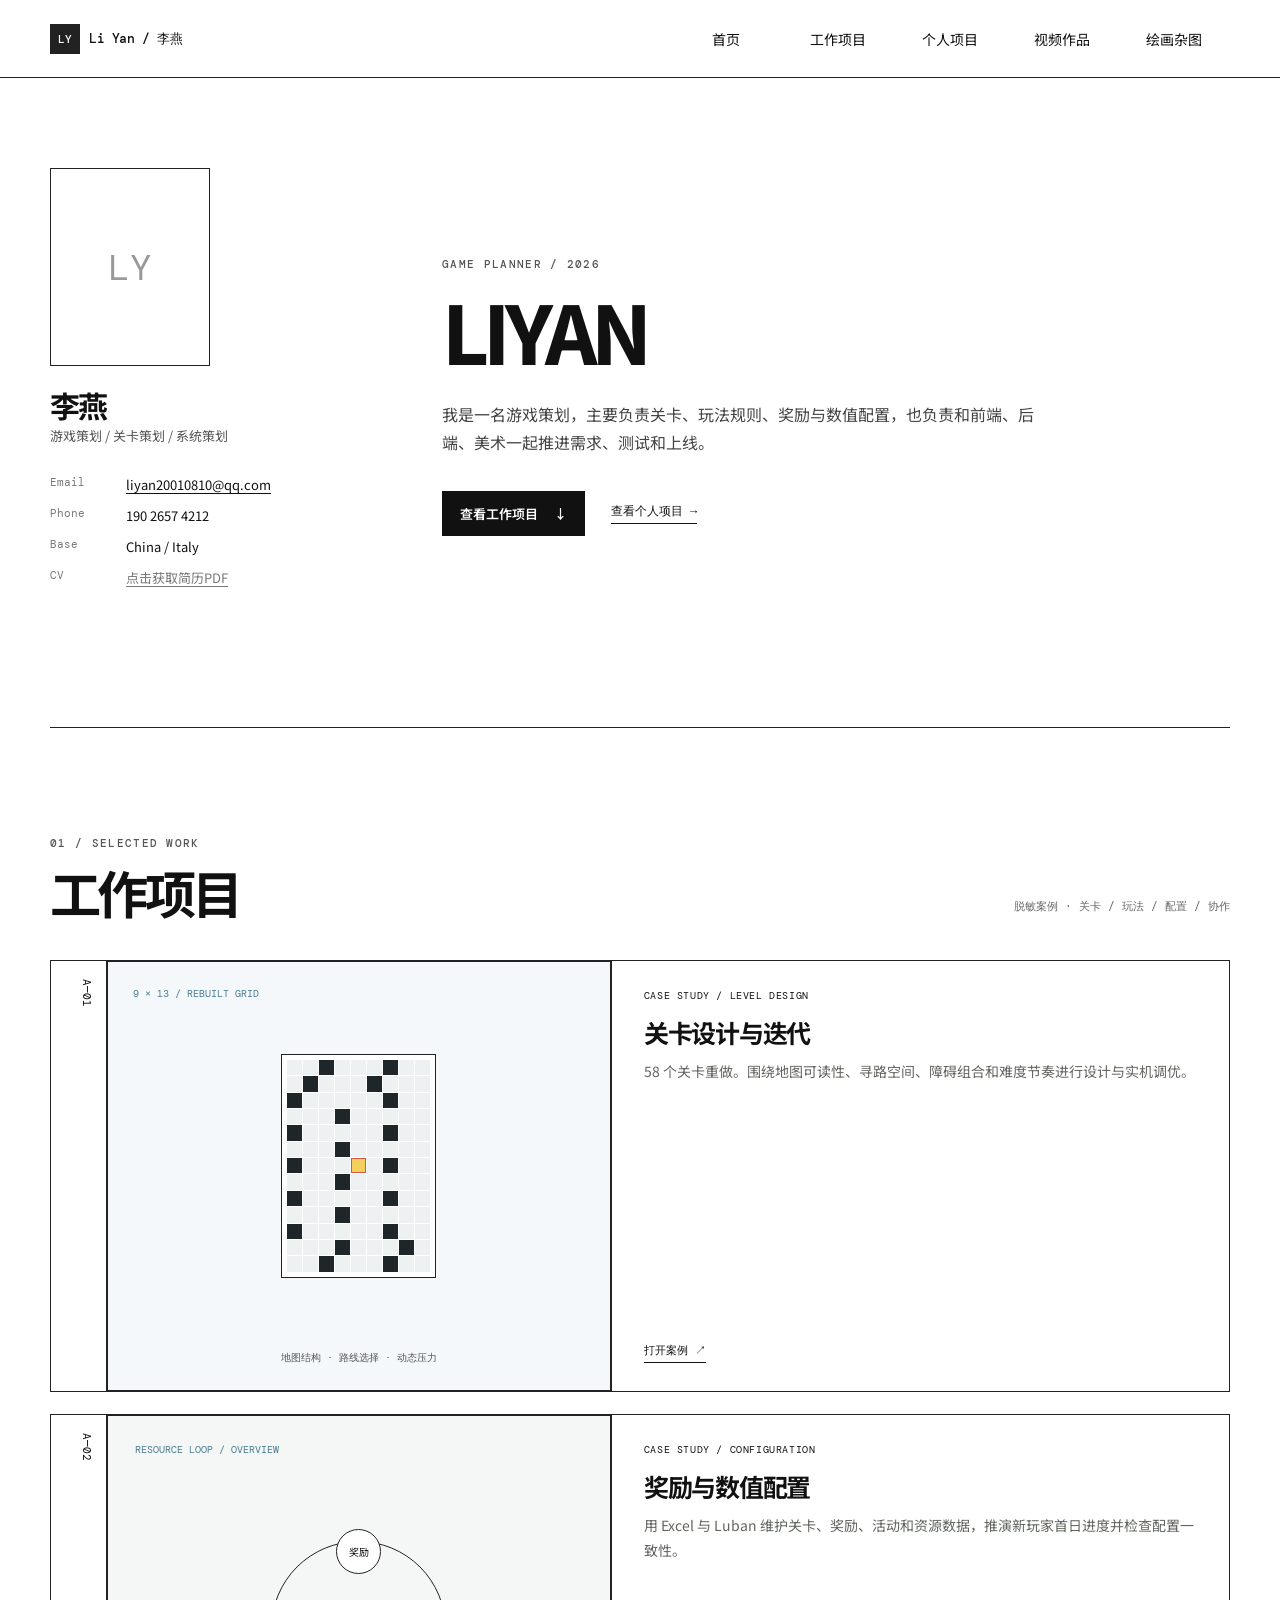
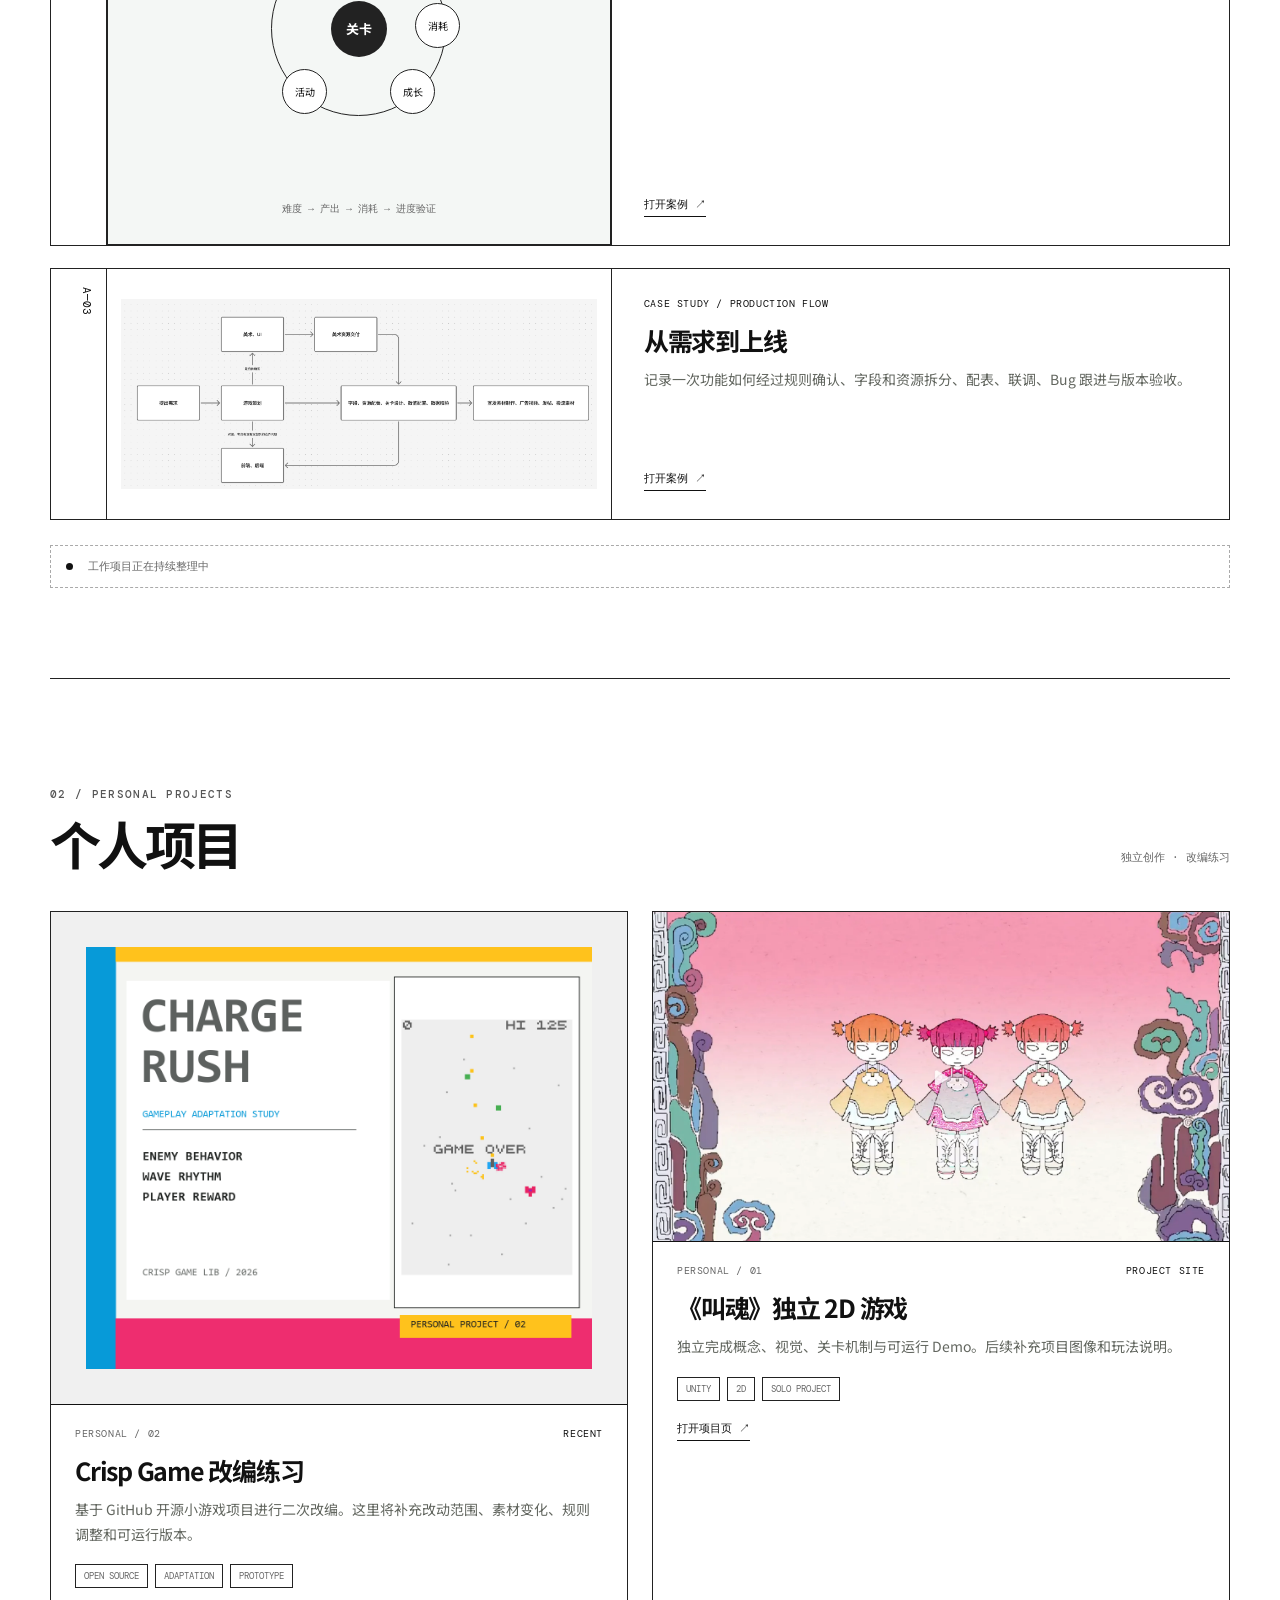
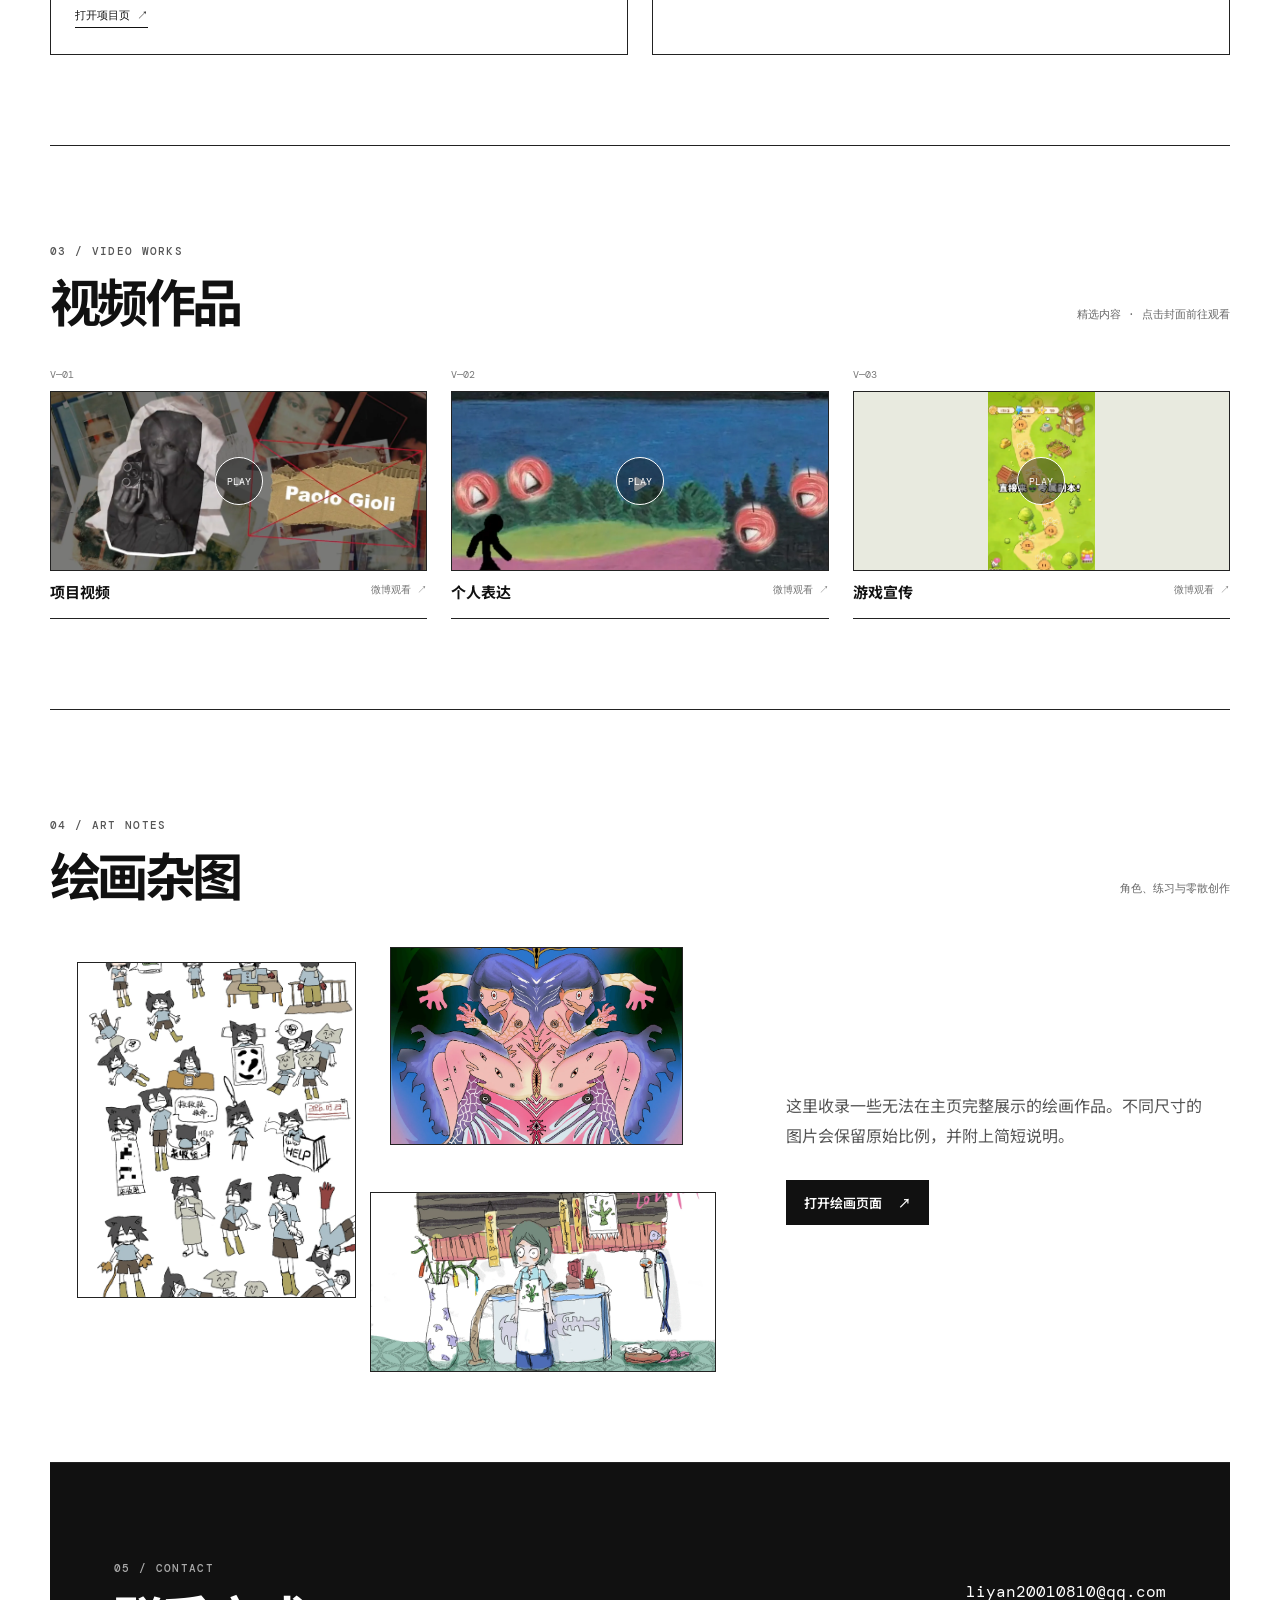
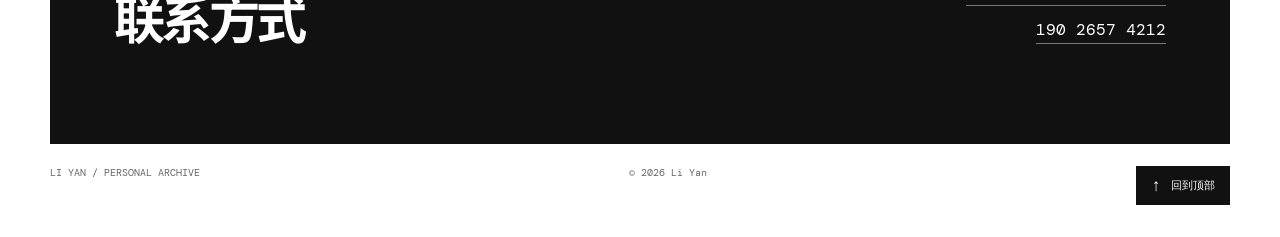
<file: index.html>
<!doctype html>
<html lang="zh-CN">
  <head>
    <meta charset="UTF-8" />
    <meta name="viewport" content="width=device-width, initial-scale=1.0" />
    <meta name="description" content="李燕的游戏策划作品集：关卡设计、系统与数值配置、版本协作与个人项目。" />
    <title>Li Yan / 李燕 - 游戏策划作品集</title>
    <link rel="preconnect" href="https://fonts.googleapis.com" />
    <link rel="preconnect" href="https://fonts.gstatic.com" crossorigin />
    <link href="https://fonts.googleapis.com/css2?family=DM+Mono:wght@400;500&family=IBM+Plex+Mono:wght@400;500&family=Noto+Sans+SC:wght@400;500;600;700;800&display=swap" rel="stylesheet" />
    <link rel="stylesheet" href="./styles.css?v=20261128-1" />
  </head>
  <body data-backup-prefix="liyan-portfolio-home-v1-" data-backup-name="作品集主页">
    <header class="site-header">
      <a class="brand" href="#top" aria-label="回到首页">
        <span class="brand-mark">LY</span>
        <span class="brand-text">Li Yan / 李燕</span>
      </a>
      <nav class="main-nav" aria-label="主导航">
        <a class="nav-link active" href="#top">首页</a>
        <a class="nav-link" href="#work">工作项目</a>
        <a class="nav-link" href="#personal">个人项目</a>
        <a class="nav-link" href="#videos">视频作品</a>
        <a class="nav-link" href="./gallery.html">绘画杂图</a>
      </nav>
      <div class="header-meta">PORTFOLIO / 2026</div>
    </header>

    <main id="top" class="site-shell">
      <section class="intro-block section-anchor" aria-labelledby="intro-title">
        <aside class="profile-column">
          <div class="portrait-placeholder" aria-label="个人照片占位">LY</div>
          <h2 class="profile-name" contenteditable="true" data-home-editable="profile-name">李燕</h2>
          <p class="profile-role" contenteditable="true" data-home-editable="profile-role">游戏策划 / 关卡策划 / 系统策划</p>
          <dl class="contact-list">
            <div><dt>Email</dt><dd><a href="mailto:liyan20010810@qq.com" contenteditable="true" data-home-editable="profile-email" data-email-link>liyan20010810@qq.com</a></dd></div>
            <div><dt>Phone</dt><dd contenteditable="true" data-home-editable="profile-phone">190 2657 4212</dd></div>
            <div><dt>Base</dt><dd contenteditable="true" data-home-editable="profile-base">China / Italy</dd></div>
            <div><dt>CV</dt><dd><span class="resume-link is-pending">点击获取简历PDF</span></dd></div>
          </dl>
        </aside>
        <div class="intro-copy">
          <p class="eyebrow" contenteditable="true" data-home-editable="intro-eyebrow">GAME PLANNER / 2026</p>
          <h1 id="intro-title" contenteditable="true" data-home-editable="intro-name">LIYAN</h1>
          <p class="intro-lede" contenteditable="true" data-home-editable="intro-lede">我是一名游戏策划，主要负责关卡、玩法规则、奖励与数值配置，也负责和前端、后端、美术一起推进需求、测试和上线。</p>
          <div class="intro-actions"><a class="button button-dark" href="#work">查看工作项目 <span>↓</span></a><a class="text-link" href="#personal">查看个人项目 <span>→</span></a></div>
        </div>
      </section>

      <section id="work" class="content-section section-anchor" aria-labelledby="work-title">
        <div class="section-heading">
          <div><p class="eyebrow">01 / SELECTED WORK</p><h2 id="work-title" contenteditable="true" data-home-editable="section-work-title">工作项目</h2></div>
          <p class="section-note" contenteditable="true" data-home-editable="work-note">脱敏案例 · 关卡 / 玩法 / 配置 / 协作</p>
        </div>
        <div class="archive-list">
          <article class="archive-card archive-card-featured">
            <div class="card-index">A—01</div>
            <div class="archive-visual visual-case-cover"><div class="level-cover home-level-cover" aria-label="9乘13关卡网格示意"><span class="level-cover-label">9 × 13 / REBUILT GRID</span><div class="home-level-cover-grid" aria-hidden="true"></div><p>地图结构 · 路线选择 · 动态压力</p></div></div>
            <div class="card-copy"><p class="card-type">CASE STUDY / LEVEL DESIGN</p><h3 contenteditable="true" data-home-editable="work-title-1">关卡设计与迭代</h3><p contenteditable="true" data-home-editable="work-text-1">58 个关卡重做。围绕地图可读性、寻路空间、障碍组合和难度节奏进行设计与实机调优。</p><a href="./levels.html" class="card-link">打开案例 <span>↗</span></a></div>
          </article>
          <article class="archive-card">
            <div class="card-index">A—02</div>
            <div class="archive-visual visual-case-cover"><div class="economy-cover home-economy-cover" aria-label="资源循环示意"><span>RESOURCE LOOP / OVERVIEW</span><div class="economy-orbit"><b>关卡</b><i>奖励</i><i>消耗</i><i>成长</i><i>活动</i></div><p>难度 → 产出 → 消耗 → 进度验证</p></div></div>
            <div class="card-copy"><p class="card-type">CASE STUDY / CONFIGURATION</p><h3 contenteditable="true" data-home-editable="work-title-2">奖励与数值配置</h3><p contenteditable="true" data-home-editable="work-text-2">用 Excel 与 Luban 维护关卡、奖励、活动和资源数据，推演新玩家首日进度并检查配置一致性。</p><a href="./economy.html" class="card-link">打开案例 <span>↗</span></a></div>
          </article>
          <article class="archive-card">
            <div class="card-index">A—03</div>
            <div class="archive-visual visual-case-cover"><img class="home-workflow-cover" src="./media/production/workflow.png" alt="需求到上线的策划工作流程图" /></div>
            <div class="card-copy"><p class="card-type">CASE STUDY / PRODUCTION FLOW</p><h3 contenteditable="true" data-home-editable="work-title-3">从需求到上线</h3><p contenteditable="true" data-home-editable="work-text-3">记录一次功能如何经过规则确认、字段和资源拆分、配表、联调、Bug 跟进与版本验收。</p><a href="./production.html" class="card-link">打开案例 <span>↗</span></a></div>
          </article>
        </div>
        <div id="work-note" class="pending-note" contenteditable="true" data-home-editable="work-pending"><span class="pending-dot"></span> 工作项目正在持续整理中</div>
      </section>

      <section id="personal" class="content-section section-anchor" aria-labelledby="personal-title">
        <div class="section-heading">
          <div><p class="eyebrow">02 / PERSONAL PROJECTS</p><h2 id="personal-title" contenteditable="true" data-home-editable="section-personal-title">个人项目</h2></div>
          <p class="section-note" contenteditable="true" data-home-editable="personal-note">独立创作 · 改编练习</p>
        </div>
        <div class="personal-grid">
          <article class="personal-card crisp-card">
            <div class="personal-image crisp-visual"><img class="crisp-cover" src="./media/crisp/crisp-cover.png" alt="CHARGE RUSH 改编项目封面" /></div>
            <div class="personal-body"><div class="project-meta"><span>PERSONAL / 02</span><span>RECENT</span></div><h3 contenteditable="true" data-home-editable="personal-title-1">Crisp Game 改编练习</h3><p contenteditable="true" data-home-editable="personal-text-1">基于 GitHub 开源小游戏项目进行二次改编。这里将补充改动范围、素材变化、规则调整和可运行版本。</p><div class="tag-row"><span>OPEN SOURCE</span><span>ADAPTATION</span><span>PROTOTYPE</span></div><a class="card-link project-open" href="./crisp.html">打开项目页 <span>↗</span></a></div>
          </article>
          <article class="personal-card ghost-card">
            <div class="personal-image ghost-image"><img src="./media/home/jiaohun-cover.webp" alt="《叫魂》独立 2D 游戏封面" loading="lazy" /></div>
            <div class="personal-body"><div class="project-meta"><span>PERSONAL / 01</span><span>PROJECT SITE</span></div><h3 contenteditable="true" data-home-editable="personal-title-2">《叫魂》独立 2D 游戏</h3><p contenteditable="true" data-home-editable="personal-text-2">独立完成概念、视觉、关卡机制与可运行 Demo。后续补充项目图像和玩法说明。</p><div class="tag-row"><span>UNITY</span><span>2D</span><span>SOLO PROJECT</span></div><a class="card-link project-open" href="https://liyan0810rondine.wixsite.com/jiaohungame" target="_blank" rel="noopener noreferrer">打开项目页 <span>↗</span></a></div>
          </article>
        </div>
      </section>

      <section id="videos" class="content-section section-anchor video-section" aria-labelledby="videos-title">
        <div class="section-heading"><div><p class="eyebrow">03 / VIDEO WORKS</p><h2 id="videos-title" contenteditable="true" data-home-editable="section-videos-title">视频作品</h2></div><p class="section-note" contenteditable="true" data-home-editable="videos-note">精选内容 · 点击封面前往观看</p></div>
        <div class="video-grid">
          <div class="video-card"><span class="video-number">V—01</span><a class="video-thumb" href="https://weibo.com/4001063436/QiGLnCAnw" target="_blank" rel="noopener noreferrer" aria-label="在微博观看项目视频"><img src="./media/home/project-video.webp" alt="项目视频封面" loading="lazy" /><b>PLAY</b></a><strong contenteditable="true" data-home-editable="video-title-1">项目视频</strong><a class="video-watch" href="https://weibo.com/4001063436/QiGLnCAnw" target="_blank" rel="noopener noreferrer">微博观看 ↗</a></div>
          <div class="video-card"><span class="video-number">V—02</span><a class="video-thumb" href="https://weibo.com/4001063436/QjTHIk2qN" target="_blank" rel="noopener noreferrer" aria-label="在微博观看个人表达"><img src="./media/home/personal-expression.webp" alt="个人表达视频封面" loading="lazy" /><b>PLAY</b></a><strong contenteditable="true" data-home-editable="video-title-2">个人表达</strong><a class="video-watch" href="https://weibo.com/4001063436/QjTHIk2qN" target="_blank" rel="noopener noreferrer">微博观看 ↗</a></div>
          <div class="video-card"><span class="video-number">V—03</span><a class="video-thumb video-thumb-contain" href="https://weibo.com/4001063436/Rtu201YLl" target="_blank" rel="noopener noreferrer" aria-label="在微博观看游戏宣传"><img src="./media/home/game-promo.webp" alt="游戏宣传视频封面" loading="lazy" /><b>PLAY</b></a><strong contenteditable="true" data-home-editable="video-title-3">游戏宣传</strong><a class="video-watch" href="https://weibo.com/4001063436/Rtu201YLl" target="_blank" rel="noopener noreferrer">微博观看 ↗</a></div>
        </div>
      </section>

      <section id="art" class="content-section section-anchor art-preview-section" aria-labelledby="art-title">
        <div class="section-heading"><div><p class="eyebrow">04 / ART NOTES</p><h2 id="art-title" contenteditable="true" data-home-editable="section-art-title">绘画杂图</h2></div><p class="section-note" contenteditable="true" data-home-editable="art-note">角色、练习与零散创作</p></div>
        <div class="art-preview-layout">
          <a class="art-preview-stack" href="./gallery.html" aria-label="打开绘画杂图页面">
            <span><img src="./media/gallery/art-001.webp" alt="角色动作与表情绘画练习" loading="lazy" /></span>
            <span><img src="./media/gallery/art-002.webp" alt="对称人物插画" loading="lazy" /></span>
            <span><img src="./media/gallery/art-016.webp" alt="人物与室内场景插画" loading="lazy" /></span>
          </a>
          <div class="art-preview-copy"><p contenteditable="true" data-home-editable="art-intro">这里收录一些无法在主页完整展示的绘画作品。不同尺寸的图片会保留原始比例，并附上简短说明。</p><a class="button button-dark" href="./gallery.html">打开绘画页面 <span>↗</span></a></div>
        </div>
      </section>

      <section id="contact" class="contact-section section-anchor" aria-labelledby="contact-title"><div><p class="eyebrow">05 / CONTACT</p><h2 id="contact-title" contenteditable="true" data-home-editable="section-contact-title">联系方式</h2></div><div class="contact-details"><a href="mailto:liyan20010810@qq.com" contenteditable="true" data-home-editable="contact-email" data-email-link>liyan20010810@qq.com</a><a href="tel:19026574212" contenteditable="true" data-home-editable="contact-phone">190 2657 4212</a></div></section>
    </main>

    <footer class="site-footer"><span>LI YAN / PERSONAL ARCHIVE</span><span>© 2026 Li Yan</span><a class="back-to-top" href="#top"><span>↑</span> 回到顶部</a></footer>
    <script src="./script.js"></script>
    <script src="./edit-backup.js"></script>
  </body>
</html>
</file>
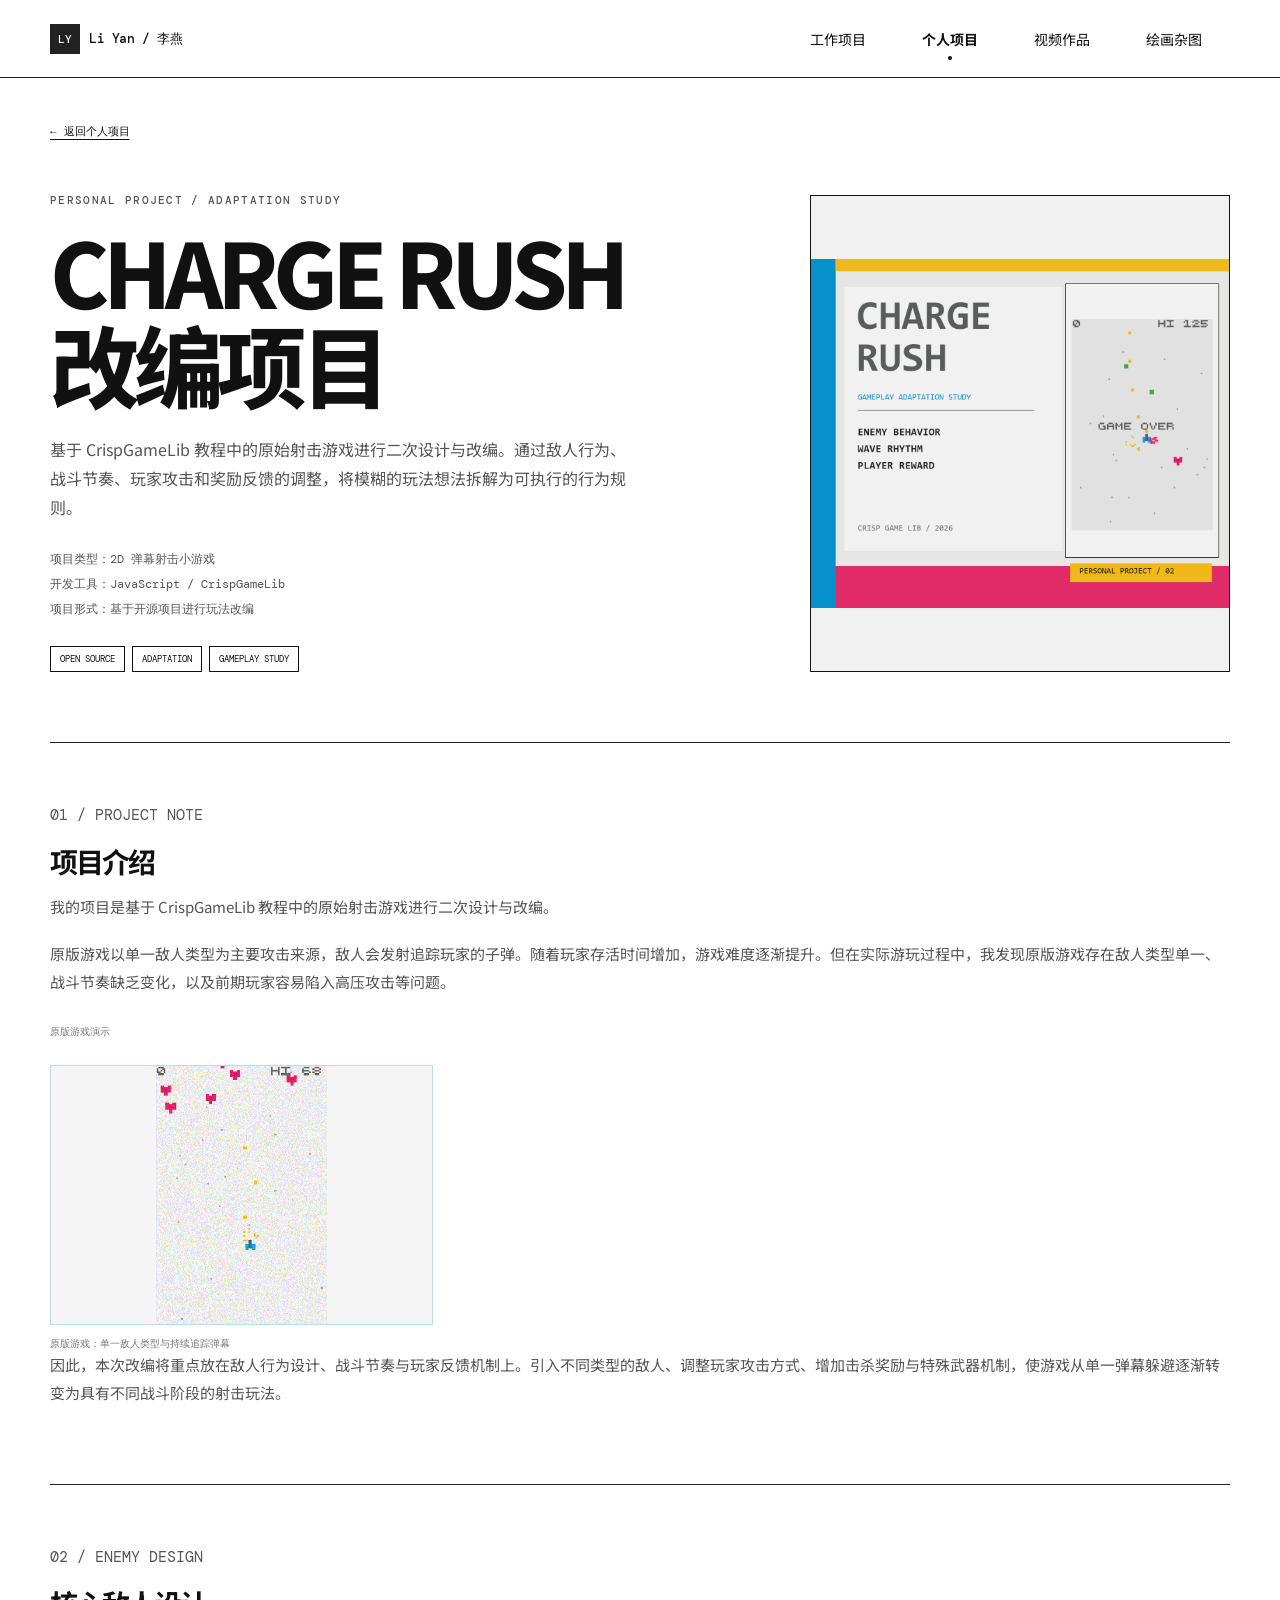
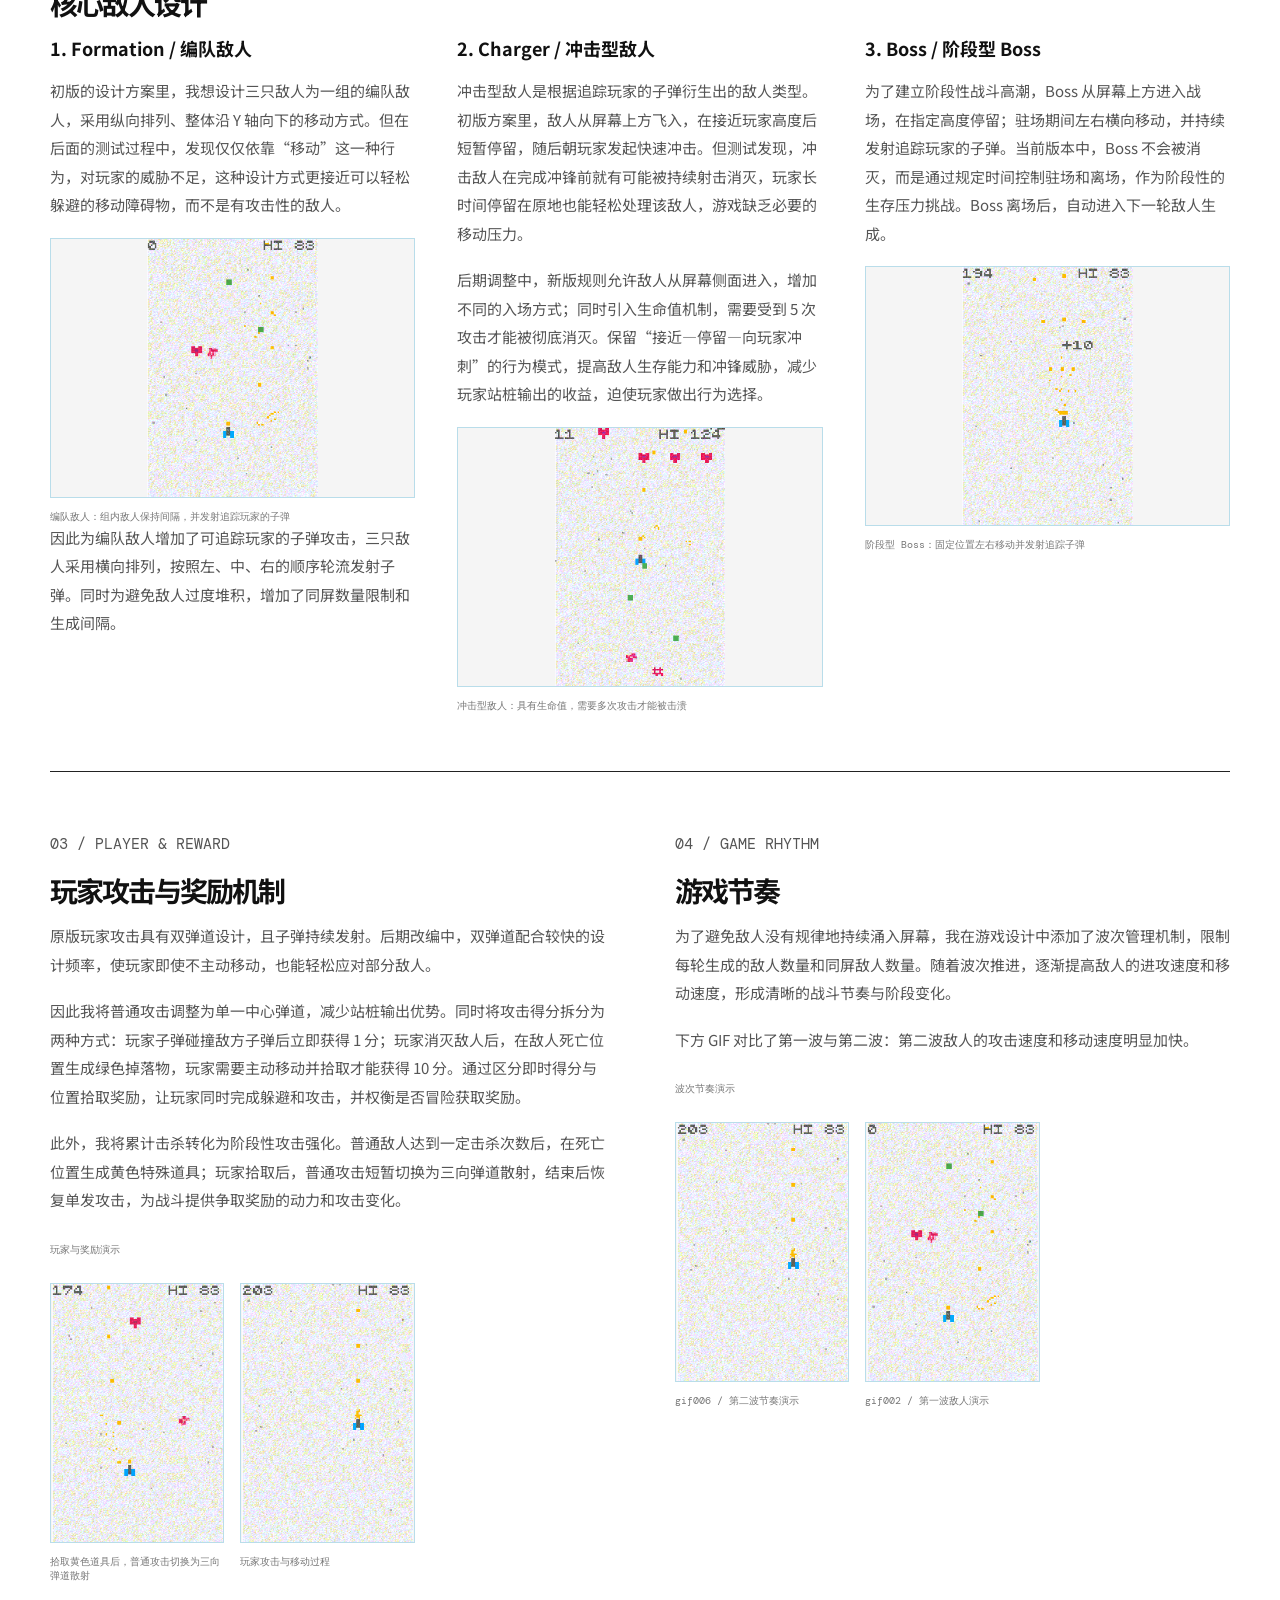
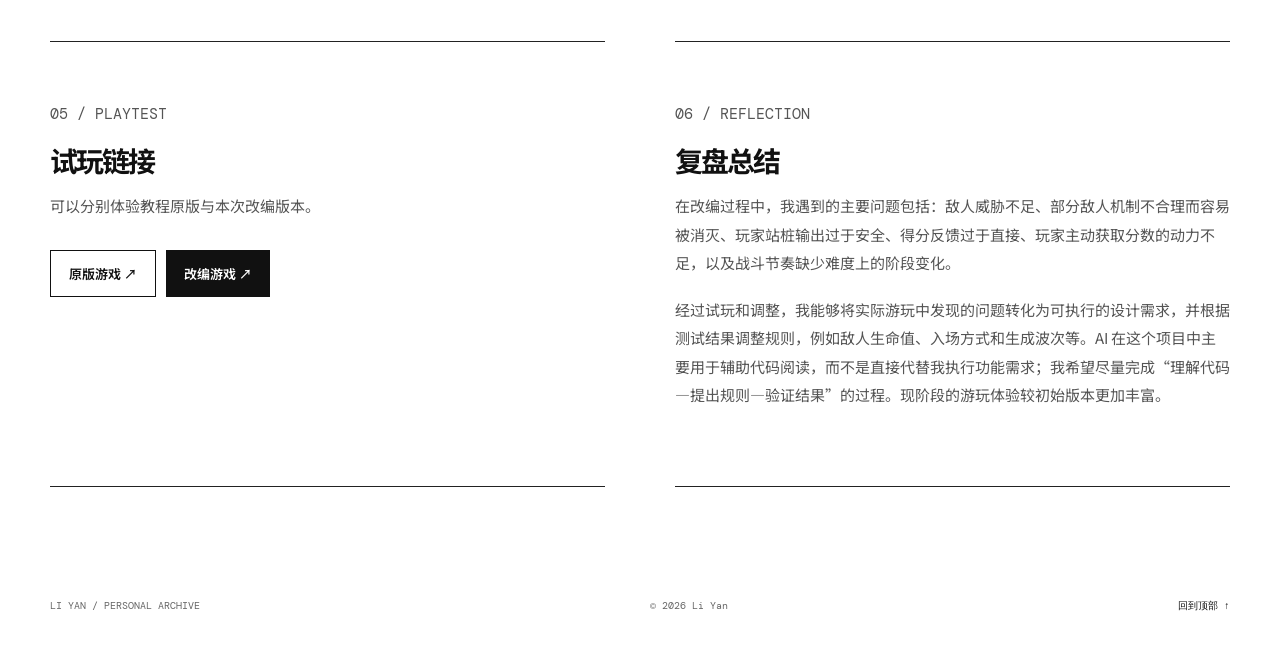
<file: crisp.html>
<!doctype html>
<html lang="zh-CN">
  <head>
    <meta charset="UTF-8" />
    <meta name="viewport" content="width=device-width, initial-scale=1.0" />
    <meta name="description" content="CHARGE RUSH 2D 弹幕射击小游戏改编项目。" />
    <title>CHARGE RUSH / 改编项目 - 李燕</title>
    <link rel="preconnect" href="https://fonts.googleapis.com" />
    <link rel="preconnect" href="https://fonts.gstatic.com" crossorigin />
    <link href="https://fonts.googleapis.com/css2?family=DM+Mono:wght@400;500&family=Noto+Sans+SC:wght@400;500;600;700;800&display=swap" rel="stylesheet" />
    <link rel="stylesheet" href="./styles.css" />
  </head>
  <body class="detail-page" data-backup-prefix="liyan-portfolio-crisp-v2-" data-backup-name="CHARGE RUSH案例">
    <header class="site-header">
      <a class="brand" href="./index.html"><span class="brand-mark">LY</span><span class="brand-text">Li Yan / 李燕</span></a>
      <nav class="main-nav" aria-label="主导航"><a class="nav-link" href="./index.html#work">工作项目</a><a class="nav-link active" href="./index.html#personal">个人项目</a><a class="nav-link" href="./index.html#videos">视频作品</a><a class="nav-link" href="./gallery.html">绘画杂图</a></nav>
      <div class="header-meta">PROJECT / 02</div>
    </header>
    <main class="detail-shell">
      <a class="back-link" href="./index.html#personal">← 返回个人项目</a>
      <section class="detail-hero">
        <div><p class="eyebrow">PERSONAL PROJECT / ADAPTATION STUDY</p><h1 contenteditable="true" data-editable="crisp-title">CHARGE RUSH<br /><em>改编项目</em></h1><p class="detail-lede" contenteditable="true" data-editable="crisp-lede">基于 CrispGameLib 教程中的原始射击游戏进行二次设计与改编。通过敌人行为、战斗节奏、玩家攻击和奖励反馈的调整，将模糊的玩法想法拆解为可执行的行为规则。</p><div class="detail-meta"><span>项目类型：2D 弹幕射击小游戏</span><span>开发工具：JavaScript / CrispGameLib</span><span>项目形式：基于开源项目进行玩法改编</span></div><div class="detail-tags"><span>OPEN SOURCE</span><span>ADAPTATION</span><span>GAMEPLAY STUDY</span></div></div>
        <figure class="detail-visual crisp-large"><img class="crisp-cover" src="./media/crisp/crisp-cover.png" alt="CHARGE RUSH 改编项目封面" /></figure>
      </section>
      <section class="edit-toolbar" aria-label="编辑工具"><span class="edit-status"><i></i> 页面文字可直接编辑，内容自动保存在本机</span><span class="edit-hint">每个模块都可以单独追加 GIF / 图片</span></section>
      <section class="detail-grid">
        <article class="editable-block full-width"><p class="block-label">01 / PROJECT NOTE</p><h2 contenteditable="true" data-editable="crisp-heading-1">项目介绍</h2><div class="prose" contenteditable="true" data-editable="crisp-text-1"><p>我的项目是基于 CrispGameLib 教程中的原始射击游戏进行二次设计与改编。</p><p>原版游戏以单一敌人类型为主要攻击来源，敌人会发射追踪玩家的子弹。随着玩家存活时间增加，游戏难度逐渐提升。但在实际游玩过程中，我发现原版游戏存在敌人类型单一、战斗节奏缺乏变化，以及前期玩家容易陷入高压攻击等问题。</p></div><div class="media-slot" data-slot="intro"><div class="media-slot-head"><span>原版游戏演示</span><label class="upload-button">追加 GIF / 图片<input class="slot-input" type="file" accept="image/gif,image/png,image/jpeg,image/webp" multiple /></label></div><div class="media-wall"><figure class="media-item"><img src="./media/crisp/gif001-original-lite.gif" alt="原版游戏" /><figcaption>原版游戏：单一敌人类型与持续追踪弹幕</figcaption></figure></div></div><p class="body-note" contenteditable="true" data-editable="crisp-intro-note">因此，本次改编将重点放在敌人行为设计、战斗节奏与玩家反馈机制上。引入不同类型的敌人、调整玩家攻击方式、增加击杀奖励与特殊武器机制，使游戏从单一弹幕躲避逐渐转变为具有不同战斗阶段的射击玩法。</p></article>
        <article class="editable-block full-width"><p class="block-label">02 / ENEMY DESIGN</p><h2 contenteditable="true" data-editable="crisp-heading-2">核心敌人设计</h2><div class="enemy-grid"><section class="enemy-case"><h3>1. Formation / 编队敌人</h3><p contenteditable="true" data-editable="crisp-enemy-1">初版的设计方案里，我想设计三只敌人为一组的编队敌人，采用纵向排列、整体沿 Y 轴向下的移动方式。但在后面的测试过程中，发现仅仅依靠“移动”这一种行为，对玩家的威胁不足，这种设计方式更接近可以轻松躲避的移动障碍物，而不是有攻击性的敌人。</p><figure class="media-item"><img src="./media/crisp/gif002-formation-enemy-lite.gif" alt="编队敌人" /><figcaption>编队敌人：组内敌人保持间隔，并发射追踪玩家的子弹</figcaption></figure><p contenteditable="true" data-editable="crisp-enemy-1b">因此为编队敌人增加了可追踪玩家的子弹攻击，三只敌人采用横向排列，按照左、中、右的顺序轮流发射子弹。同时为避免敌人过度堆积，增加了同屏数量限制和生成间隔。</p></section><section class="enemy-case"><h3>2. Charger / 冲击型敌人</h3><p contenteditable="true" data-editable="crisp-enemy-2">冲击型敌人是根据追踪玩家的子弹衍生出的敌人类型。初版方案里，敌人从屏幕上方飞入，在接近玩家高度后短暂停留，随后朝玩家发起快速冲击。但测试发现，冲击敌人在完成冲锋前就有可能被持续射击消灭，玩家长时间停留在原地也能轻松处理该敌人，游戏缺乏必要的移动压力。</p><p contenteditable="true" data-editable="crisp-enemy-2b">后期调整中，新版规则允许敌人从屏幕侧面进入，增加不同的入场方式；同时引入生命值机制，需要受到 5 次攻击才能被彻底消灭。保留“接近—停留—向玩家冲刺”的行为模式，提高敌人生存能力和冲锋威胁，减少玩家站桩输出的收益，迫使玩家做出行为选择。</p><figure class="media-item"><img src="./media/crisp/gif003-impact-enemy-lite.gif" alt="冲击型敌人" /><figcaption>冲击型敌人：具有生命值，需要多次攻击才能被击溃</figcaption></figure></section><section class="enemy-case"><h3>3. Boss / 阶段型 Boss</h3><p contenteditable="true" data-editable="crisp-enemy-3">为了建立阶段性战斗高潮，Boss 从屏幕上方进入战场，在指定高度停留；驻场期间左右横向移动，并持续发射追踪玩家的子弹。当前版本中，Boss 不会被消灭，而是通过规定时间控制驻场和离场，作为阶段性的生存压力挑战。Boss 离场后，自动进入下一轮敌人生成。</p><figure class="media-item"><img src="./media/crisp/gif004-stage-boss-lite.gif" alt="阶段型 Boss" /><figcaption>阶段型 Boss：固定位置左右移动并发射追踪子弹</figcaption></figure></section></div></article>
        <article class="editable-block"><p class="block-label">03 / PLAYER &amp; REWARD</p><h2 contenteditable="true" data-editable="crisp-heading-3">玩家攻击与奖励机制</h2><div class="prose" contenteditable="true" data-editable="crisp-text-3"><p>原版玩家攻击具有双弹道设计，且子弹持续发射。后期改编中，双弹道配合较快的设计频率，使玩家即使不主动移动，也能轻松应对部分敌人。</p><p>因此我将普通攻击调整为单一中心弹道，减少站桩输出优势。同时将攻击得分拆分为两种方式：玩家子弹碰撞敌方子弹后立即获得 1 分；玩家消灭敌人后，在敌人死亡位置生成绿色掉落物，玩家需要主动移动并拾取才能获得 10 分。通过区分即时得分与位置拾取奖励，让玩家同时完成躲避和攻击，并权衡是否冒险获取奖励。</p><p>此外，我将累计击杀转化为阶段性攻击强化。普通敌人达到一定击杀次数后，在死亡位置生成黄色特殊道具；玩家拾取后，普通攻击短暂切换为三向弹道散射，结束后恢复单发攻击，为战斗提供争取奖励的动力和攻击变化。</p></div><div class="media-slot" data-slot="player-reward"><div class="media-slot-head"><span>玩家与奖励演示</span><label class="upload-button">追加 GIF / 图片<input class="slot-input" type="file" accept="image/gif,image/png,image/jpeg,image/webp" multiple /></label></div><div class="media-wall"><figure class="media-item"><img src="./media/crisp/gif005-reward-lite.gif" alt="特殊道具与三向弹道" /><figcaption>拾取黄色道具后，普通攻击切换为三向弹道散射</figcaption></figure><figure class="media-item"><img src="./media/crisp/gif006-player-lite.gif" alt="玩家攻击过程" /><figcaption>玩家攻击与移动过程</figcaption></figure></div></div></article>
        <article class="editable-block"><p class="block-label">04 / GAME RHYTHM</p><h2 contenteditable="true" data-editable="crisp-heading-rhythm">游戏节奏</h2><div class="prose" contenteditable="true" data-editable="crisp-text-rhythm"><p>为了避免敌人没有规律地持续涌入屏幕，我在游戏设计中添加了波次管理机制，限制每轮生成的敌人数量和同屏敌人数量。随着波次推进，逐渐提高敌人的进攻速度和移动速度，形成清晰的战斗节奏与阶段变化。</p><p>下方 GIF 对比了第一波与第二波：第二波敌人的攻击速度和移动速度明显加快。</p></div><div class="media-slot" data-slot="rhythm"><div class="media-slot-head"><span>波次节奏演示</span><label class="upload-button">追加 GIF / 图片<input class="slot-input" type="file" accept="image/gif,image/png,image/jpeg,image/webp" multiple /></label></div><div class="media-wall"><figure class="media-item"><img src="./media/crisp/gif006-player-lite.gif" alt="第二波节奏演示" /><figcaption>gif006 / 第二波节奏演示</figcaption></figure><figure class="media-item"><img src="./media/crisp/gif002-formation-enemy-lite.gif" alt="第一波敌人演示" /><figcaption>gif002 / 第一波敌人演示</figcaption></figure></div></div></article>
        <article class="editable-block playtest-block"><p class="block-label">05 / PLAYTEST</p><h2>试玩链接</h2><p>可以分别体验教程原版与本次改编版本。</p><div class="playtest-links"><a class="button button-outline" href="https://junongx.github.io/crisp-game-lib-tutorial/?step_07" target="_blank" rel="noreferrer">原版游戏 ↗</a><a class="button button-dark" href="https://popowus.github.io/crisp-game-lib-tutorial/?chargerush" target="_blank" rel="noreferrer">改编游戏 ↗</a></div></article>
        <article class="editable-block"><p class="block-label">06 / REFLECTION</p><h2 contenteditable="true" data-editable="crisp-heading-4">复盘总结</h2><div class="prose" contenteditable="true" data-editable="crisp-text-4"><p>在改编过程中，我遇到的主要问题包括：敌人威胁不足、部分敌人机制不合理而容易被消灭、玩家站桩输出过于安全、得分反馈过于直接、玩家主动获取分数的动力不足，以及战斗节奏缺少难度上的阶段变化。</p><p>经过试玩和调整，我能够将实际游玩中发现的问题转化为可执行的设计需求，并根据测试结果调整规则，例如敌人生命值、入场方式和生成波次等。AI 在这个项目中主要用于辅助代码阅读，而不是直接代替我执行功能需求；我希望尽量完成“理解代码—提出规则—验证结果”的过程。现阶段的游玩体验较初始版本更加丰富。</p></div></article>
      </section>
    </main>
    <footer class="site-footer"><span>LI YAN / PERSONAL ARCHIVE</span><span>© 2026 Li Yan</span><a href="./crisp.html">回到顶部 ↑</a></footer>
    <script src="./script.js"></script>
    <script src="./crisp.js"></script>
    <script src="./edit-backup.js"></script>
  </body>
</html>
</file>
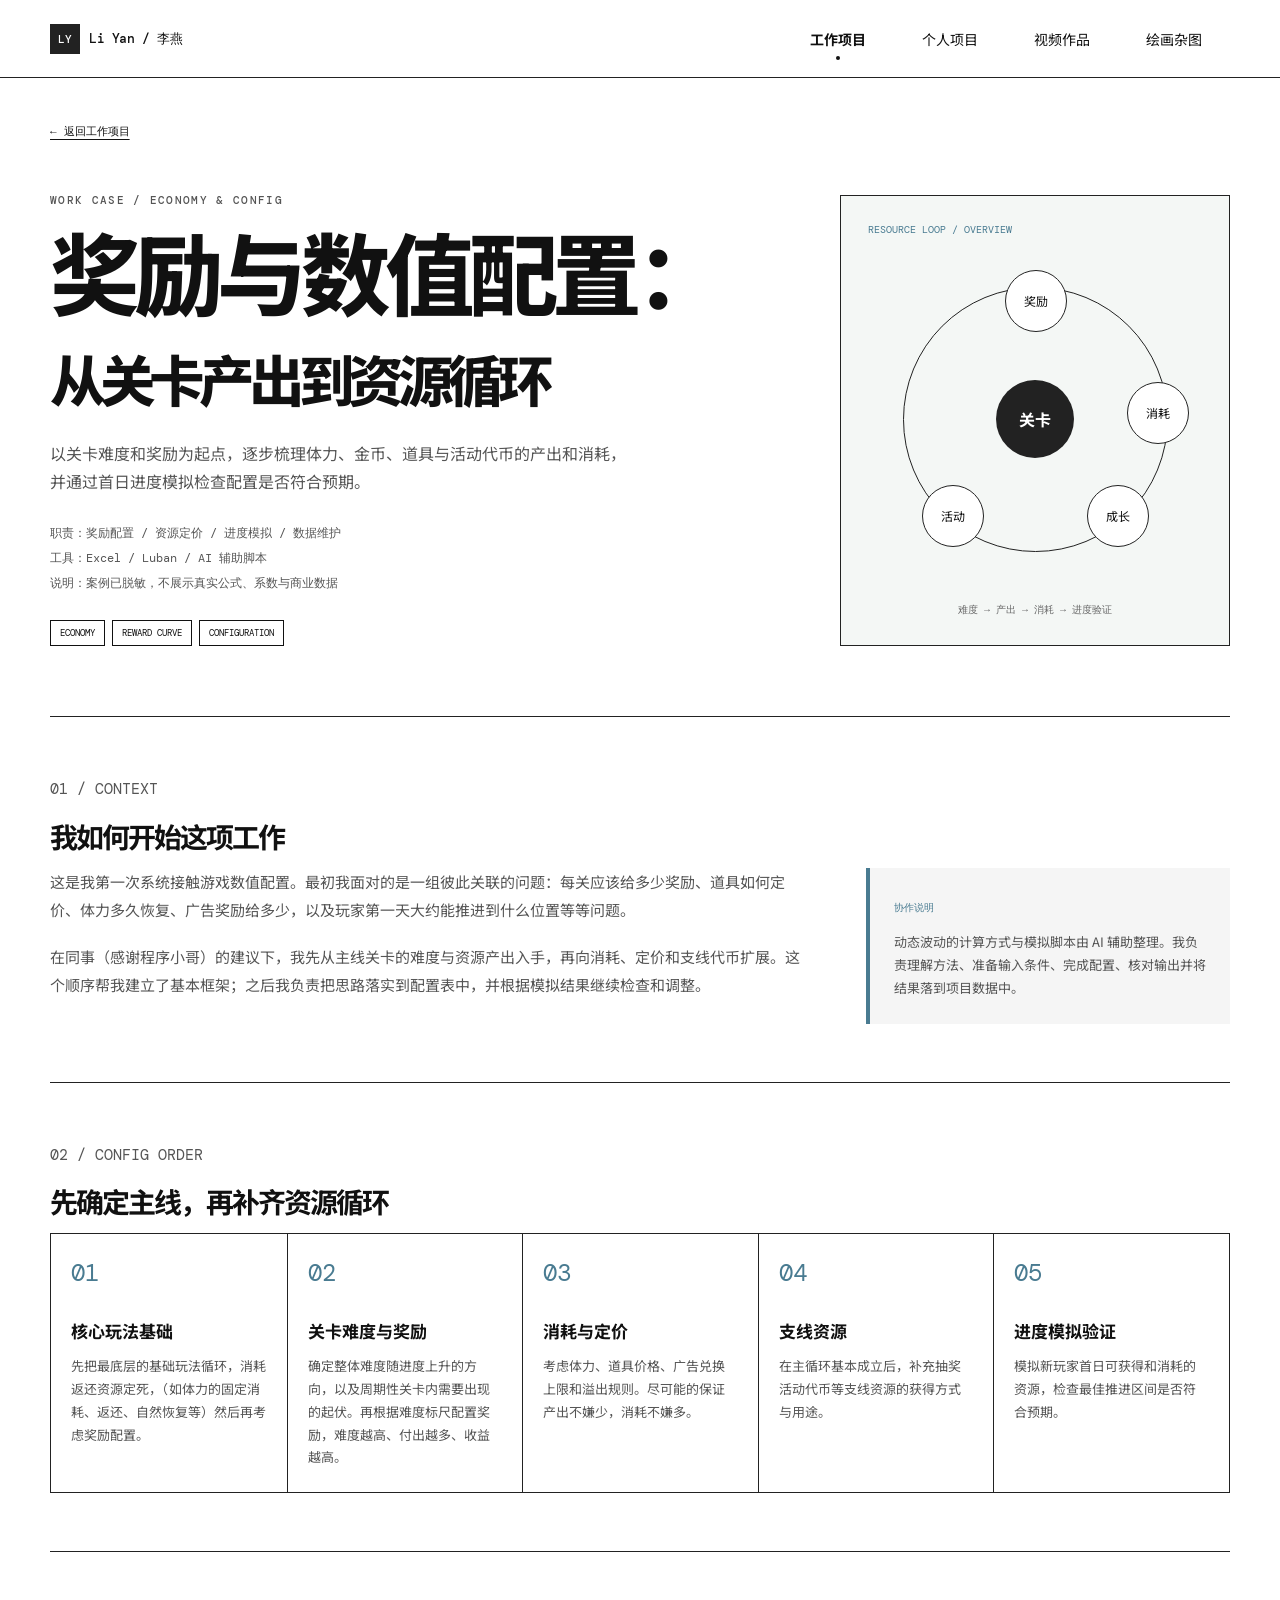
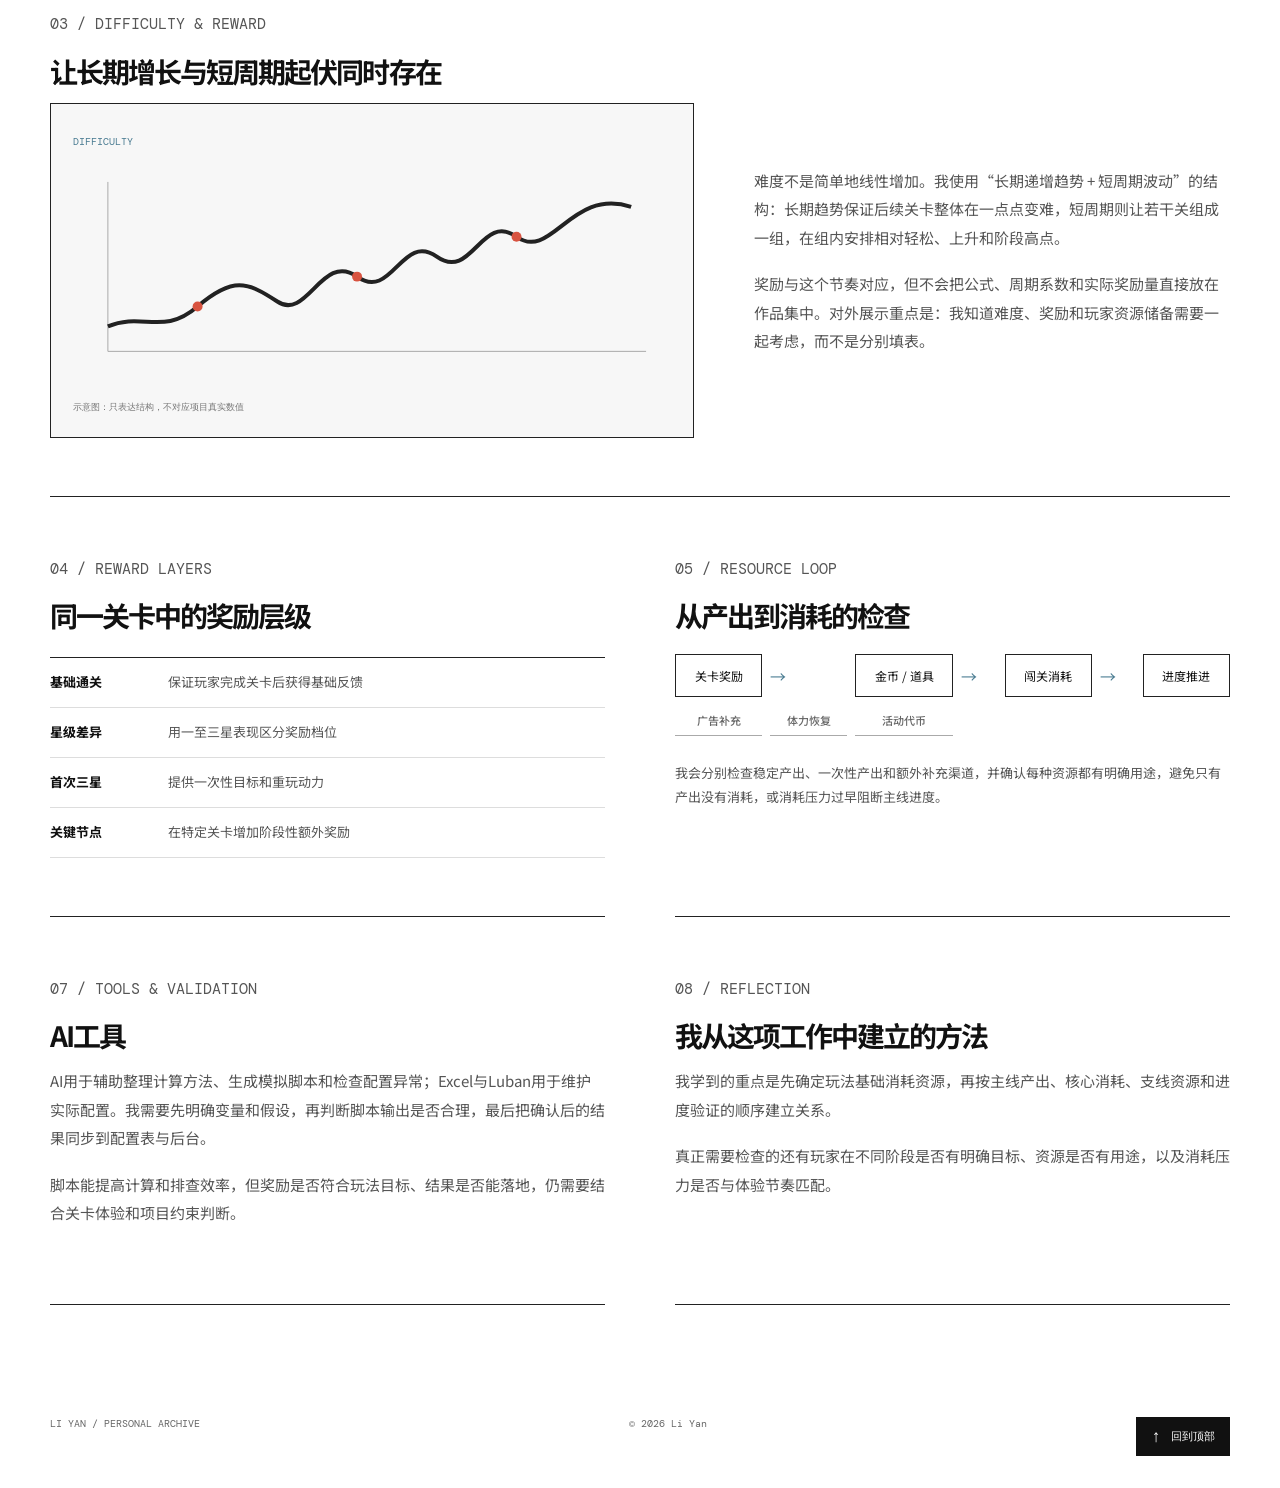
<file: economy.html>
<!doctype html>
<html lang="zh-CN">
  <head>
    <meta charset="UTF-8" />
    <meta name="viewport" content="width=device-width, initial-scale=1.0" />
    <meta name="description" content="奖励、难度与资源循环配置案例。" />
    <title>奖励与数值配置 - 李燕</title>
    <link rel="preconnect" href="https://fonts.googleapis.com" />
    <link rel="preconnect" href="https://fonts.gstatic.com" crossorigin />
    <link href="https://fonts.googleapis.com/css2?family=DM+Mono:wght@400;500&family=Noto+Sans+SC:wght@400;500;600;700;800&display=swap" rel="stylesheet" />
    <link rel="stylesheet" href="./styles.css" />
  </head>
  <body class="detail-page case-study-page economy-page" data-case-page="economy" data-backup-prefix="liyan-portfolio-economy-v1-" data-backup-name="奖励与数值配置案例">
    <header class="site-header">
      <a class="brand" href="./index.html"><span class="brand-mark">LY</span><span class="brand-text">Li Yan / 李燕</span></a>
      <nav class="main-nav" aria-label="主导航"><a class="nav-link active" href="./index.html#work">工作项目</a><a class="nav-link" href="./index.html#personal">个人项目</a><a class="nav-link" href="./index.html#videos">视频作品</a><a class="nav-link" href="./gallery.html">绘画杂图</a></nav>
    </header>

    <main id="top" class="detail-shell">
      <a class="back-link" href="./index.html#work">← 返回工作项目</a>
      <section class="detail-hero case-study-hero">
        <div>
          <p class="eyebrow">WORK CASE / ECONOMY &amp; CONFIG</p>
          <h1 contenteditable="true" data-case-editable="title">奖励与数值配置：<br /><em>从关卡产出到资源循环</em></h1>
          <p class="detail-lede" contenteditable="true" data-case-editable="lede">以关卡难度和奖励为起点，逐步梳理体力、金币、道具与活动代币的产出和消耗，并通过首日进度模拟检查配置是否符合预期。</p>
          <div class="detail-meta"><span contenteditable="true" data-case-editable="meta-1">职责：奖励配置 / 资源定价 / 进度模拟 / 数据维护</span><span contenteditable="true" data-case-editable="meta-2">工具：Excel / Luban / AI 辅助脚本</span><span contenteditable="true" data-case-editable="meta-3">说明：案例已脱敏，不展示真实公式、系数与商业数据</span></div>
          <div class="detail-tags"><span>ECONOMY</span><span>REWARD CURVE</span><span>CONFIGURATION</span></div>
        </div>
        <div class="economy-cover" aria-label="资源循环示意">
          <span>RESOURCE LOOP / OVERVIEW</span>
          <div class="economy-orbit"><b>关卡</b><i>奖励</i><i>消耗</i><i>成长</i><i>活动</i></div>
          <p>难度 → 产出 → 消耗 → 进度验证</p>
        </div>
      </section>

      <section class="edit-toolbar"><span class="edit-status"><i></i> 文字自动保存在当前浏览器；Ctrl+S 不包含页面内修改</span><span class="edit-hint">编辑结束后请下载备份；表格截图需先脱敏</span></section>

      <section class="detail-grid case-detail-grid">
        <article class="editable-block full-width">
          <p class="block-label">01 / CONTEXT</p>
          <h2 contenteditable="true" data-case-editable="context-title">我如何开始这项工作</h2>
          <div class="case-split">
            <div class="prose" contenteditable="true" data-case-editable="context-text"><p>这是我第一次系统接触游戏数值配置。最初我面对的是一组彼此关联的问题：每关应该给多少奖励、道具如何定价、体力多久恢复、广告奖励给多少，以及玩家第一天大约能推进到什么位置等等问题。</p><p>在同事（感谢程序小哥）的建议下，我先从主线关卡的难度与资源产出入手，再向消耗、定价和支线代币扩展。这个顺序帮我建立了基本框架；之后我负责把思路落实到配置表中，并根据模拟结果继续检查和调整。</p></div>
            <aside class="credit-note"><span>协作说明</span><p contenteditable="true" data-case-editable="credit-text">动态波动的计算方式与模拟脚本由 AI 辅助整理。我负责理解方法、准备输入条件、完成配置、核对输出并将结果落到项目数据中。</p></aside>
          </div>
        </article>

        <article class="editable-block full-width">
          <p class="block-label">02 / CONFIG ORDER</p>
          <h2 contenteditable="true" data-case-editable="order-title">先确定主线，再补齐资源循环</h2>
          <div class="number-flow">
            <section><b>01</b><h3 contenteditable="true" data-case-editable="order-1-title">核心玩法基础</h3><p contenteditable="true" data-case-editable="order-1-text">先把最底层的基础玩法循环，消耗返还资源定死，（如体力的固定消耗、返还、自然恢复等）然后再考虑奖励配置。</p></section>
            <section><b>02</b><h3 contenteditable="true" data-case-editable="order-2-title">关卡难度与奖励</h3><p contenteditable="true" data-case-editable="order-2-text">确定整体难度随进度上升的方向，以及周期性关卡内需要出现的起伏。再根据难度标尺配置奖励，难度越高、付出越多、收益越高。</p></section>
            <section><b>03</b><h3 contenteditable="true" data-case-editable="order-3-title">消耗与定价</h3><p contenteditable="true" data-case-editable="order-3-text">考虑体力、道具价格、广告兑换上限和溢出规则。尽可能的保证产出不嫌少，消耗不嫌多。</p></section>
            <section><b>04</b><h3 contenteditable="true" data-case-editable="order-4-title">支线资源</h3><p contenteditable="true" data-case-editable="order-4-text">在主循环基本成立后，补充抽奖活动代币等支线资源的获得方式与用途。</p></section>
            <section><b>05</b><h3 contenteditable="true" data-case-editable="order-5-title">进度模拟验证</h3><p contenteditable="true" data-case-editable="order-5-text">模拟新玩家首日可获得和消耗的资源，检查最佳推进区间是否符合预期。</p></section>
          </div>
        </article>

        <article class="editable-block full-width">
          <p class="block-label">03 / DIFFICULTY &amp; REWARD</p>
          <h2 contenteditable="true" data-case-editable="curve-title">让长期增长与短周期起伏同时存在</h2>
          <div class="curve-layout">
            <div class="curve-visual" aria-label="脱敏难度曲线示意"><span>DIFFICULTY</span><svg viewBox="0 0 600 220" role="img" aria-label="逐步上升并周期波动的示意曲线"><path class="curve-axis" d="M35 20V190H575"/><path class="curve-line" d="M35 165 C70 150,90 175,125 145 S175 120,205 140 S250 90,285 115 S330 70,365 95 S410 50,445 75 S500 25,560 45"/><g><circle cx="125" cy="145" r="5"/><circle cx="285" cy="115" r="5"/><circle cx="445" cy="75" r="5"/></g></svg><small>示意图：只表达结构，不对应项目真实数值</small></div>
            <div class="prose" contenteditable="true" data-case-editable="curve-text"><p>难度不是简单地线性增加。我使用“长期递增趋势 + 短周期波动”的结构：长期趋势保证后续关卡整体在一点点变难，短周期则让若干关组成一组，在组内安排相对轻松、上升和阶段高点。</p><p>奖励与这个节奏对应，但不会把公式、周期系数和实际奖励量直接放在作品集中。对外展示重点是：我知道难度、奖励和玩家资源储备需要一起考虑，而不是分别填表。</p></div>
          </div>
          <div class="media-slot" data-slot="curve"><div class="media-slot-head"><span>可放脱敏后的难度/奖励曲线截图</span><label class="upload-button">追加图片<input class="slot-input" type="file" accept="image/png,image/jpeg,image/webp,image/gif" multiple /></label></div><div class="media-wall"><p class="media-empty">建议只保留趋势，隐藏公式、真实奖励量和内部字段</p></div></div>
        </article>

        <article class="editable-block">
          <p class="block-label">04 / REWARD LAYERS</p>
          <h2 contenteditable="true" data-case-editable="reward-title">同一关卡中的奖励层级</h2>
          <ul class="parameter-list" contenteditable="true" data-case-editable="reward-list"><li><b>基础通关</b><span>保证玩家完成关卡后获得基础反馈</span></li><li><b>星级差异</b><span>用一至三星表现区分奖励档位</span></li><li><b>首次三星</b><span>提供一次性目标和重玩动力</span></li><li><b>关键节点</b><span>在特定关卡增加阶段性额外奖励</span></li></ul>
        </article>

        <article class="editable-block">
          <p class="block-label">05 / RESOURCE LOOP</p>
          <h2 contenteditable="true" data-case-editable="loop-title">从产出到消耗的检查</h2>
          <div class="resource-map"><span>关卡奖励</span><i>→</i><span>金币 / 道具</span><i>→</i><span>闯关消耗</span><i>→</i><span>进度推进</span><b>广告补充</b><b>体力恢复</b><b>活动代币</b></div>
          <p class="case-footnote" contenteditable="true" data-case-editable="loop-note">我会分别检查稳定产出、一次性产出和额外补充渠道，并确认每种资源都有明确用途，避免只有产出没有消耗，或消耗压力过早阻断主线进度。</p>
        </article>

        <article class="editable-block">
          <p class="block-label">07 / TOOLS &amp; VALIDATION</p>
          <h2 contenteditable="true" data-case-editable="tools-title">AI工具</h2>
          <div class="prose" contenteditable="true" data-case-editable="tools-text"><p>AI用于辅助整理计算方法、生成模拟脚本和检查配置异常；Excel与Luban用于维护实际配置。我需要先明确变量和假设，再判断脚本输出是否合理，最后把确认后的结果同步到配置表与后台。</p><p>脚本能提高计算和排查效率，但奖励是否符合玩法目标、结果是否能落地，仍需要结合关卡体验和项目约束判断。</p></div>
        </article>

        <article class="editable-block">
          <p class="block-label">08 / REFLECTION</p>
          <h2 contenteditable="true" data-case-editable="reflection-title">我从这项工作中建立的方法</h2>
          <div class="prose" contenteditable="true" data-case-editable="reflection-text"><p>我学到的重点是先确定玩法基础消耗资源，再按主线产出、核心消耗、支线资源和进度验证的顺序建立关系。</p><p>真正需要检查的还有玩家在不同阶段是否有明确目标、资源是否有用途，以及消耗压力是否与体验节奏匹配。</p></div>
        </article>
      </section>
    </main>
    <footer class="site-footer"><span>LI YAN / PERSONAL ARCHIVE</span><span>© 2026 Li Yan</span><a class="back-to-top" href="#top"><span>↑</span> 回到顶部</a></footer>
    <script src="./case-editor.js"></script>
    <script src="./edit-backup.js"></script>
  </body>
</html>
</file>
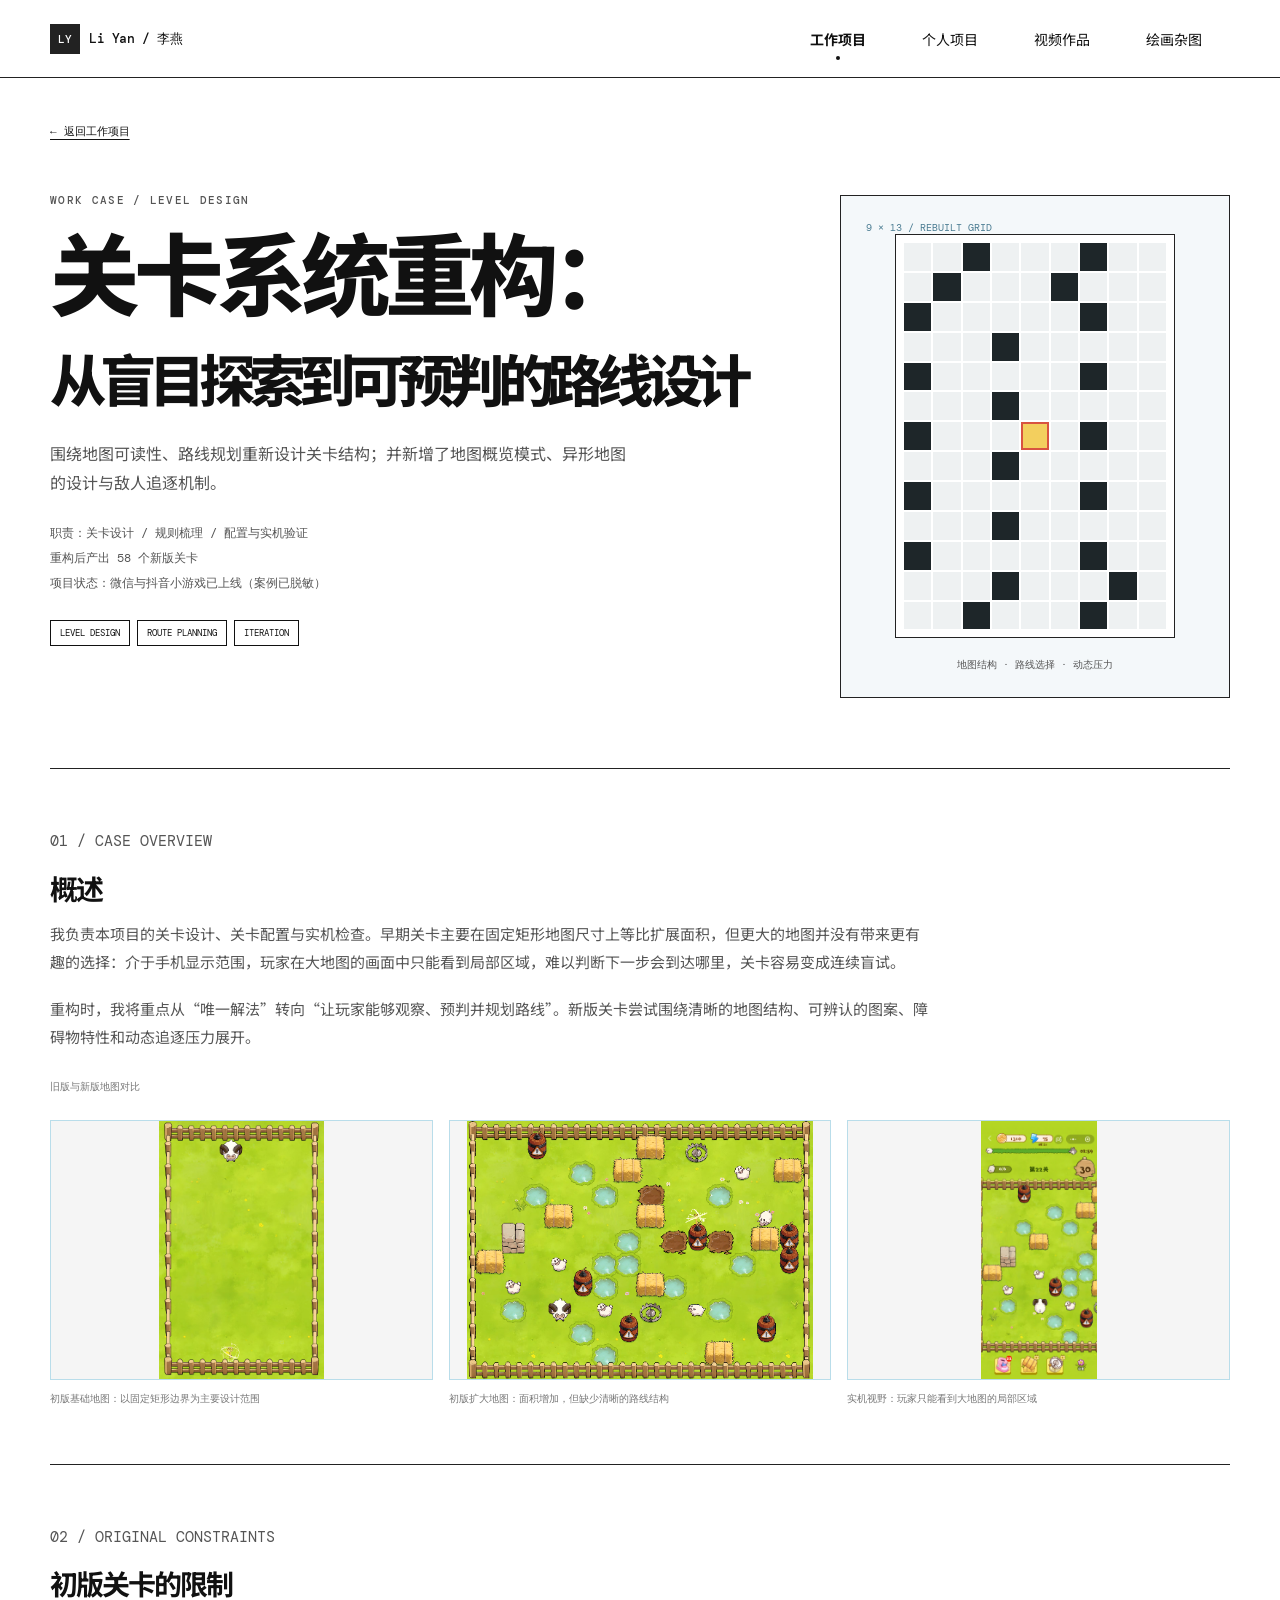
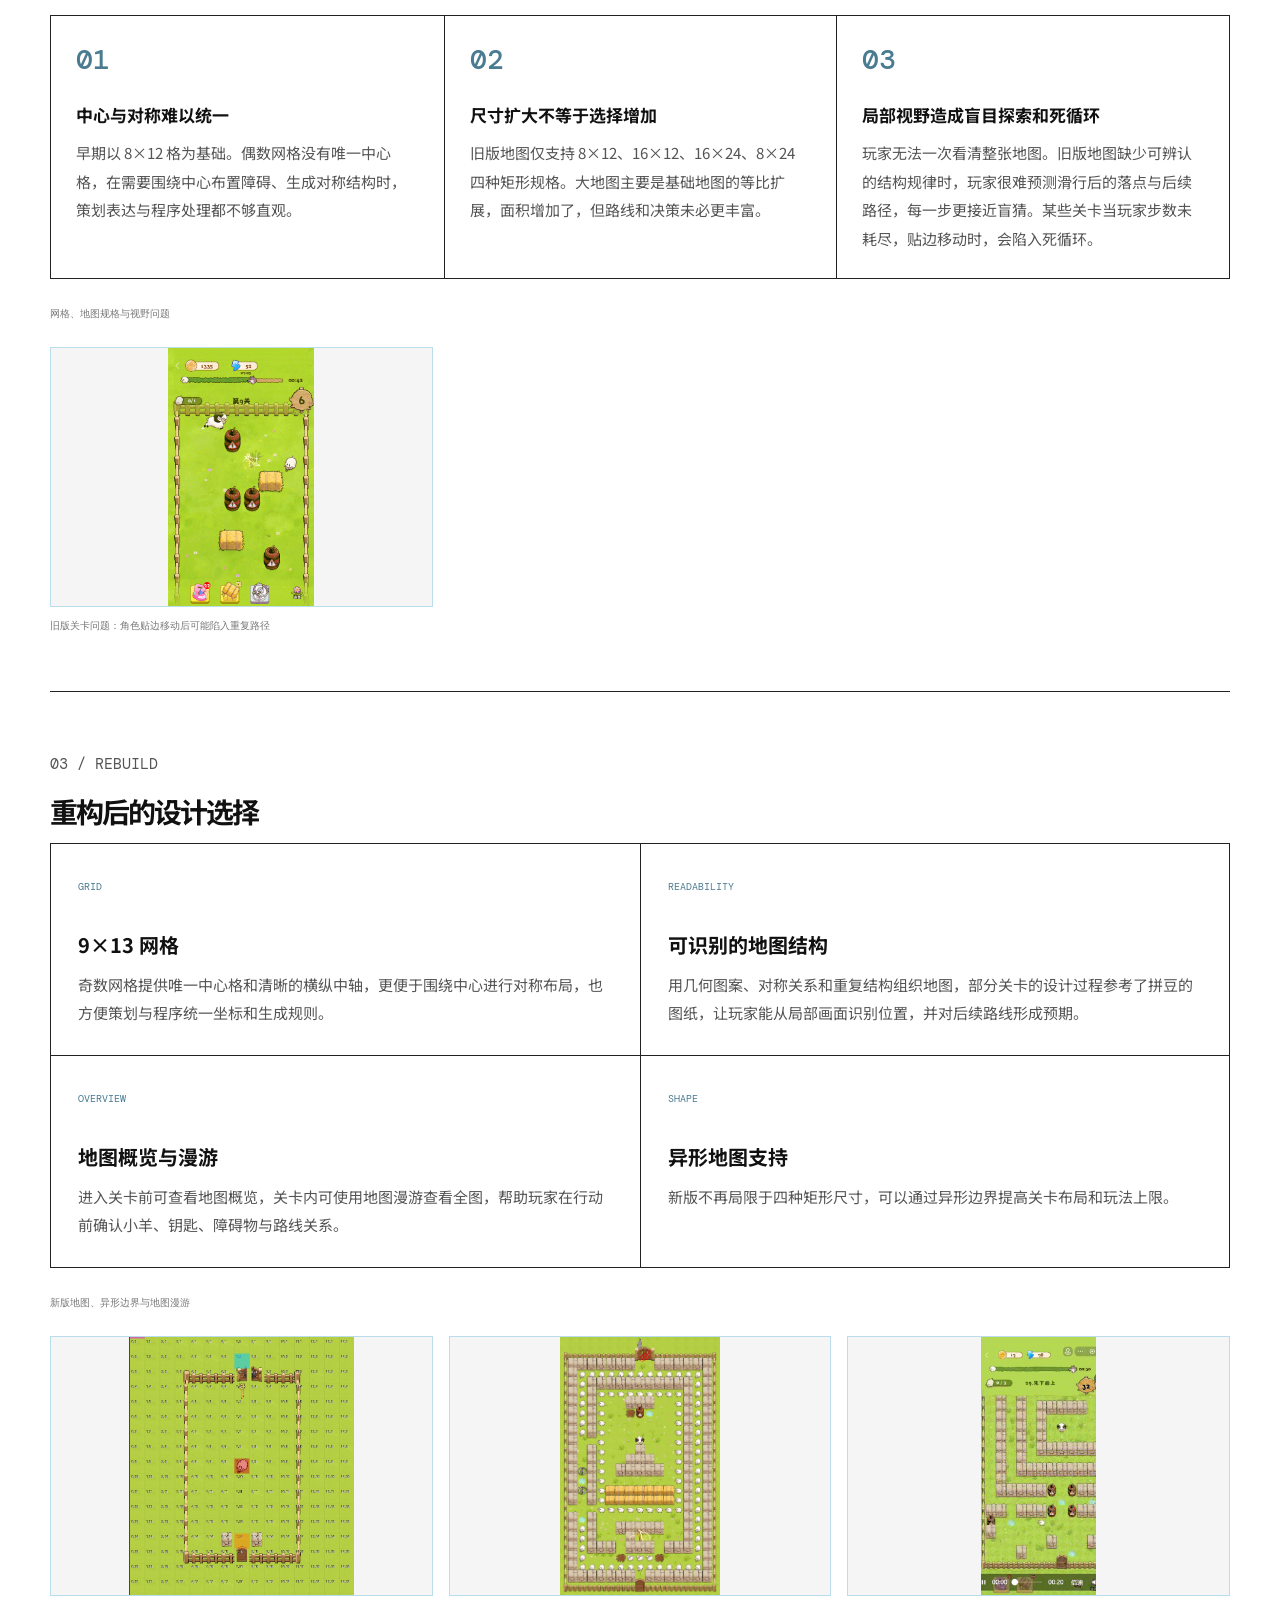
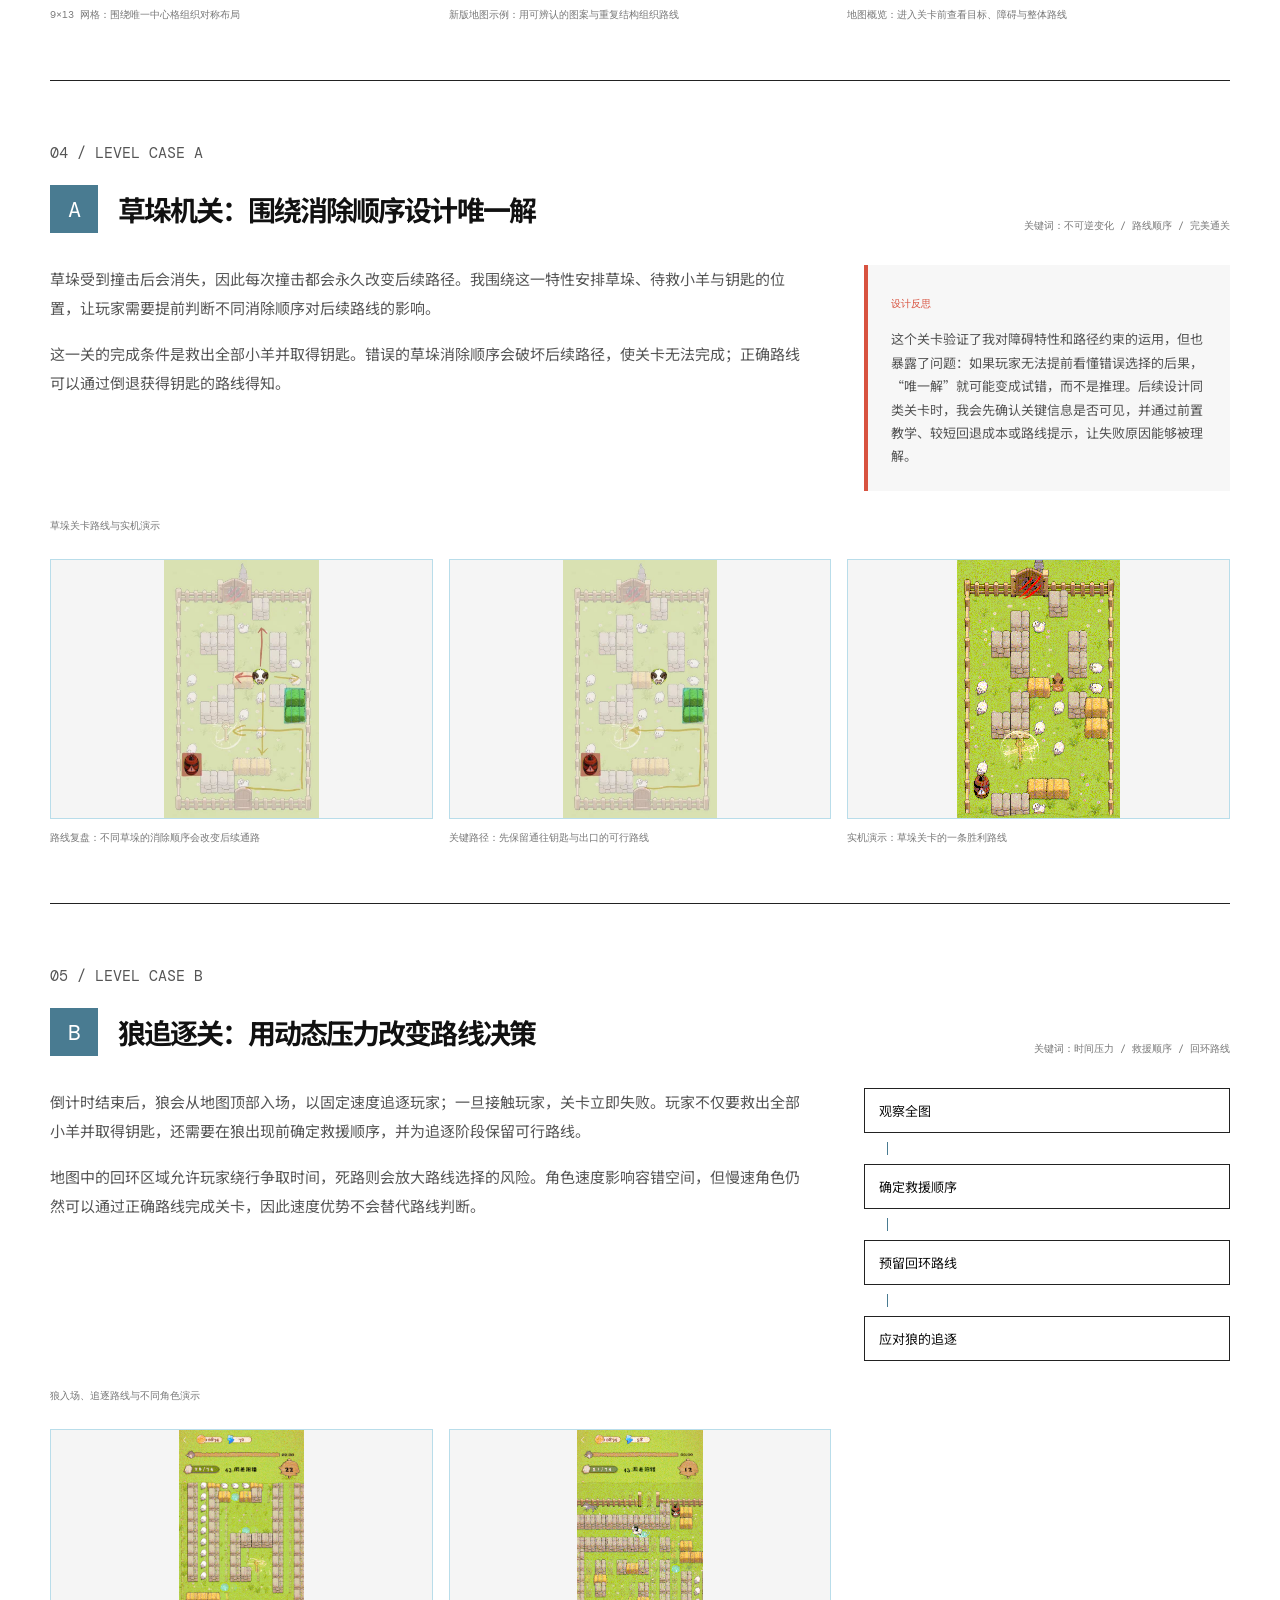
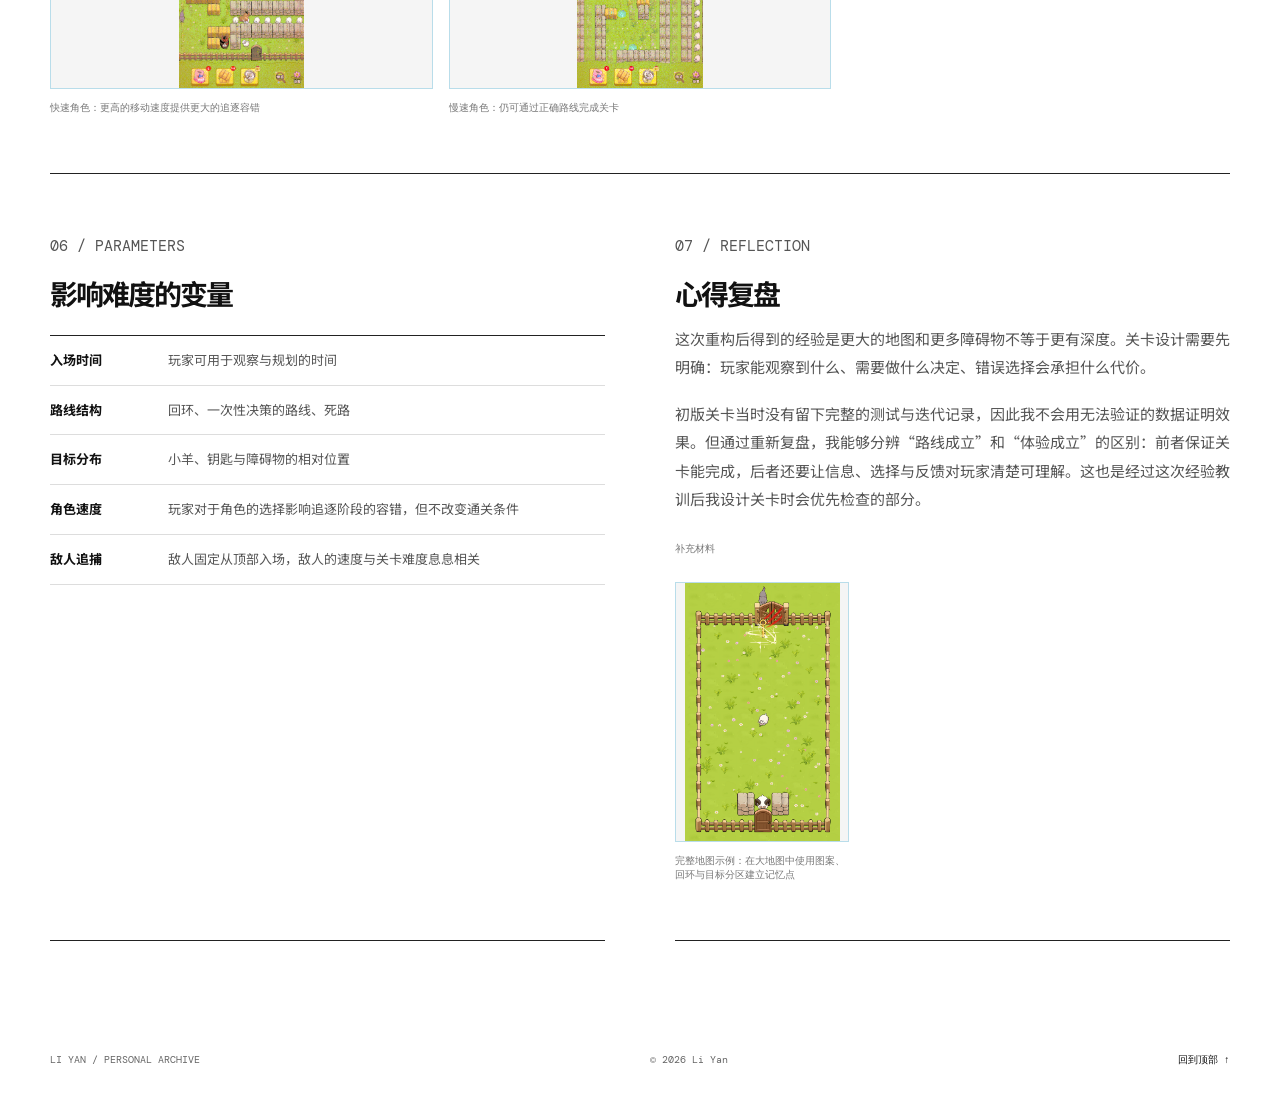
<file: levels.html>
<!doctype html>
<html lang="zh-CN">
  <head>
    <meta charset="UTF-8" />
    <meta name="viewport" content="width=device-width, initial-scale=1.0" />
    <meta name="description" content="游戏关卡设计与迭代案例：地图结构、路线规划与动态追逐机制。" />
    <title>关卡设计与迭代 - 李燕</title>
    <link rel="preconnect" href="https://fonts.googleapis.com" />
    <link rel="preconnect" href="https://fonts.gstatic.com" crossorigin />
    <link href="https://fonts.googleapis.com/css2?family=DM+Mono:wght@400;500&family=Noto+Sans+SC:wght@400;500;600;700;800&display=swap" rel="stylesheet" />
    <link rel="stylesheet" href="./styles.css" />
  </head>
  <body class="detail-page level-case-page" data-backup-prefix="liyan-portfolio-levels-v1-" data-backup-name="关卡设计案例">
    <header class="site-header">
      <a class="brand" href="./index.html"><span class="brand-mark">LY</span><span class="brand-text">Li Yan / 李燕</span></a>
      <nav class="main-nav" aria-label="主导航"><a class="nav-link active" href="./index.html#work">工作项目</a><a class="nav-link" href="./index.html#personal">个人项目</a><a class="nav-link" href="./index.html#videos">视频作品</a><a class="nav-link" href="./gallery.html">绘画杂图</a></nav>
      <div class="header-meta">CASE / LEVEL DESIGN</div>
    </header>

    <main class="detail-shell">
      <a class="back-link" href="./index.html#work">← 返回工作项目</a>

      <section class="detail-hero level-detail-hero">
        <div>
          <p class="eyebrow">WORK CASE / LEVEL DESIGN</p>
          <h1 contenteditable="true" data-editable="level-title">关卡系统重构：<br /><em>从盲目探索到可预判的路线设计</em></h1>
          <p class="detail-lede" contenteditable="true" data-editable="level-lede">围绕地图可读性、路线规划重新设计关卡结构；并新增了地图概览模式、异形地图的设计与敌人追逐机制。</p>
          <div class="detail-meta">
            <span contenteditable="true" data-editable="level-meta-1">职责：关卡设计 / 规则梳理 / 配置与实机验证</span>
            <span contenteditable="true" data-editable="level-meta-2">重构后产出 58 个新版关卡</span>
            <span contenteditable="true" data-editable="level-meta-3">项目状态：微信与抖音小游戏已上线（案例已脱敏）</span>
          </div>
          <div class="detail-tags"><span>LEVEL DESIGN</span><span>ROUTE PLANNING</span><span>ITERATION</span></div>
        </div>
        <div class="level-cover" aria-label="9乘13关卡网格示意">
          <span class="level-cover-label">9 × 13 / REBUILT GRID</span>
          <div class="level-cover-grid" aria-hidden="true"></div>
          <p>地图结构 · 路线选择 · 动态压力</p>
        </div>
      </section>

      <section class="edit-toolbar" aria-label="编辑工具">
        <span class="edit-status"><i></i> 文字自动保存在当前浏览器；Ctrl+S 不包含页面内修改</span>
        <span class="edit-hint">编辑结束后请下载备份；正式图片仍需嵌入网站</span>
      </section>

      <section class="detail-grid level-detail-grid">
        <article class="editable-block full-width">
          <p class="block-label">01 / CASE OVERVIEW</p>
          <h2 contenteditable="true" data-editable="level-heading-overview">概述</h2>
          <div class="prose level-prose-narrow" contenteditable="true" data-editable="level-text-overview">
            <p>我负责本项目的关卡设计、关卡配置与实机检查。早期关卡主要在固定矩形地图尺寸上等比扩展面积，但更大的地图并没有带来更有趣的选择：介于手机显示范围，玩家在大地图的画面中只能看到局部区域，难以判断下一步会到达哪里，关卡容易变成连续盲试。</p>
            <p>重构时，我将重点从“唯一解法”转向“让玩家能够观察、预判并规划路线”。新版关卡尝试围绕清晰的地图结构、可辨认的图案、障碍物特性和动态追逐压力展开。</p>
          </div>
          <div class="media-slot" data-slot="overview">
            <div class="media-slot-head"><span>旧版与新版地图对比</span><label class="upload-button">追加 GIF / 图片<input class="slot-input" type="file" accept="image/gif,image/png,image/jpeg,image/webp" multiple /></label></div>
            <div class="media-wall"><figure class="media-item"><img src="./media/levels/old-base-map.png" alt="初版固定尺寸基础地图" loading="lazy" /><figcaption>初版基础地图：以固定矩形边界为主要设计范围</figcaption></figure><figure class="media-item"><img src="./media/levels/old-expanded-map.png" alt="初版扩大尺寸地图" loading="lazy" /><figcaption>初版扩大地图：面积增加，但缺少清晰的路线结构</figcaption></figure><figure class="media-item"><img src="./media/levels/old-large-map-gameplay.jpg" alt="扩大地图在实机中的局部视野" loading="lazy" /><figcaption>实机视野：玩家只能看到大地图的局部区域</figcaption></figure></div>
          </div>
        </article>

        <article class="editable-block full-width">
          <p class="block-label">02 / ORIGINAL CONSTRAINTS</p>
          <h2 contenteditable="true" data-editable="level-heading-constraints">初版关卡的限制</h2>
          <div class="constraint-grid">
            <section><b>01</b><h3 contenteditable="true" data-editable="level-constraint-title-1">中心与对称难以统一</h3><p contenteditable="true" data-editable="level-constraint-1">早期以 8×12 格为基础。偶数网格没有唯一中心格，在需要围绕中心布置障碍、生成对称结构时，策划表达与程序处理都不够直观。</p></section>
            <section><b>02</b><h3 contenteditable="true" data-editable="level-constraint-title-2">尺寸扩大不等于选择增加</h3><p contenteditable="true" data-editable="level-constraint-2">旧版地图仅支持 8×12、16×12、16×24、8×24 四种矩形规格。大地图主要是基础地图的等比扩展，面积增加了，但路线和决策未必更丰富。</p></section>
            <section><b>03</b><h3 contenteditable="true" data-editable="level-constraint-title-3">局部视野造成盲目探索和死循环</h3><p contenteditable="true" data-editable="level-constraint-3">玩家无法一次看清整张地图。旧版地图缺少可辨认的结构规律时，玩家很难预测滑行后的落点与后续路径，每一步更接近盲猜。某些关卡当玩家步数未耗尽，贴边移动时，会陷入死循环。</p></section>
          </div>
          <div class="media-slot" data-slot="constraints">
            <div class="media-slot-head"><span>网格、地图规格与视野问题</span><label class="upload-button">追加 GIF / 图片<input class="slot-input" type="file" accept="image/gif,image/png,image/jpeg,image/webp" multiple /></label></div>
            <div class="media-wall"><figure class="media-item"><img src="./media/levels/constraint-edge-loop.gif" alt="角色贴近关卡边界后陷入重复移动" loading="lazy" /><figcaption>旧版关卡问题：角色贴边移动后可能陷入重复路径</figcaption></figure></div>
          </div>
        </article>

        <article class="editable-block full-width">
          <p class="block-label">03 / REBUILD</p>
          <h2 contenteditable="true" data-editable="level-heading-rebuild">重构后的设计选择</h2>
          <div class="design-principles">
            <section><span>GRID</span><h3 contenteditable="true" data-editable="level-rebuild-title-1">9×13 网格</h3><p contenteditable="true" data-editable="level-rebuild-1">奇数网格提供唯一中心格和清晰的横纵中轴，更便于围绕中心进行对称布局，也方便策划与程序统一坐标和生成规则。</p></section>
            <section><span>READABILITY</span><h3 contenteditable="true" data-editable="level-rebuild-title-2">可识别的地图结构</h3><p contenteditable="true" data-editable="level-rebuild-2">用几何图案、对称关系和重复结构组织地图，部分关卡的设计过程参考了拼豆的图纸，让玩家能从局部画面识别位置，并对后续路线形成预期。</p></section>
            <section><span>OVERVIEW</span><h3 contenteditable="true" data-editable="level-rebuild-title-3">地图概览与漫游</h3><p contenteditable="true" data-editable="level-rebuild-3">进入关卡前可查看地图概览，关卡内可使用地图漫游查看全图，帮助玩家在行动前确认小羊、钥匙、障碍物与路线关系。</p></section>
            <section><span>SHAPE</span><h3 contenteditable="true" data-editable="level-rebuild-title-4">异形地图支持</h3><p contenteditable="true" data-editable="level-rebuild-4">新版不再局限于四种矩形尺寸，可以通过异形边界提高关卡布局和玩法上限。</p></section>
          </div>
          <div class="media-slot" data-slot="rebuild">
            <div class="media-slot-head"><span>新版地图、异形边界与地图漫游</span><label class="upload-button">追加 GIF / 图片<input class="slot-input" type="file" accept="image/gif,image/png,image/jpeg,image/webp" multiple /></label></div>
            <div class="media-wall"><figure class="media-item"><img src="./media/levels/new-grid-9x13.png" alt="9乘13关卡编辑网格" loading="lazy" /><figcaption>9×13 网格：围绕唯一中心格组织对称布局</figcaption></figure><figure class="media-item"><img src="./media/levels/new-map-example.png" alt="重构后的图案化关卡地图" loading="lazy" /><figcaption>新版地图示例：用可辨认的图案与重复结构组织路线</figcaption></figure><figure class="media-item"><img src="./media/levels/map-preview.gif" alt="进入关卡前预览整张关卡地图" loading="lazy" /><figcaption>地图概览：进入关卡前查看目标、障碍与整体路线</figcaption></figure></div>
          </div>
        </article>

        <article class="editable-block full-width level-case-block">
          <p class="block-label">04 / LEVEL CASE A</p>
          <div class="case-heading"><div><span class="case-number">A</span><h2 contenteditable="true" data-editable="level-heading-haystack">草垛机关：围绕消除顺序设计唯一解</h2></div><p contenteditable="true" data-editable="level-haystack-summary">关键词：不可逆变化 / 路线顺序 / 完美通关</p></div>
          <div class="case-layout">
            <div class="prose" contenteditable="true" data-editable="level-text-haystack">
              <p>草垛受到撞击后会消失，因此每次撞击都会永久改变后续路径。我围绕这一特性安排草垛、待救小羊与钥匙的位置，让玩家需要提前判断不同消除顺序对后续路线的影响。</p>
              <p>这一关的完成条件是救出全部小羊并取得钥匙。错误的草垛消除顺序会破坏后续路径，使关卡无法完成；正确路线可以通过倒退获得钥匙的路线得知。</p>
            </div>
            <aside class="reflection-callout"><span>设计反思</span><p contenteditable="true" data-editable="level-haystack-reflection">这个关卡验证了我对障碍特性和路径约束的运用，但也暴露了问题：如果玩家无法提前看懂错误选择的后果，“唯一解”就可能变成试错，而不是推理。后续设计同类关卡时，我会先确认关键信息是否可见，并通过前置教学、较短回退成本或路线提示，让失败原因能够被理解。</p></aside>
          </div>
          <div class="media-slot" data-slot="haystack">
            <div class="media-slot-head"><span>草垛关卡路线与实机演示</span><label class="upload-button">追加 GIF / 图片<input class="slot-input" type="file" accept="image/gif,image/png,image/jpeg,image/webp" multiple /></label></div>
            <div class="media-wall"><figure class="media-item"><img src="./media/levels/haystack-route-full.jpg" alt="草垛关卡完整路线标注" loading="lazy" /><figcaption>路线复盘：不同草垛的消除顺序会改变后续通路</figcaption></figure><figure class="media-item"><img src="./media/levels/haystack-route-key.jpg" alt="草垛关卡钥匙路线标注" loading="lazy" /><figcaption>关键路径：先保留通往钥匙与出口的可行路线</figcaption></figure><figure class="media-item"><img src="./media/levels/haystack-winning-route.gif" alt="草垛关卡的一条胜利路线" loading="lazy" /><figcaption>实机演示：草垛关卡的一条胜利路线</figcaption></figure></div>
          </div>
        </article>

        <article class="editable-block full-width level-case-block">
          <p class="block-label">05 / LEVEL CASE B</p>
          <div class="case-heading"><div><span class="case-number">B</span><h2 contenteditable="true" data-editable="level-heading-wolf">狼追逐关：用动态压力改变路线决策</h2></div><p contenteditable="true" data-editable="level-wolf-summary">关键词：时间压力 / 救援顺序 / 回环路线</p></div>
          <div class="case-layout">
            <div class="prose" contenteditable="true" data-editable="level-text-wolf">
              <p>倒计时结束后，狼会从地图顶部入场，以固定速度追逐玩家；一旦接触玩家，关卡立即失败。玩家不仅要救出全部小羊并取得钥匙，还需要在狼出现前确定救援顺序，并为追逐阶段保留可行路线。</p>
              <p>地图中的回环区域允许玩家绕行争取时间，死路则会放大路线选择的风险。角色速度影响容错空间，但慢速角色仍然可以通过正确路线完成关卡，因此速度优势不会替代路线判断。</p>
            </div>
            <aside class="decision-flow" aria-label="狼追逐关决策流程"><span>观察全图</span><i></i><span>确定救援顺序</span><i></i><span>预留回环路线</span><i></i><span>应对狼的追逐</span></aside>
          </div>
          <div class="media-slot" data-slot="wolf">
            <div class="media-slot-head"><span>狼入场、追逐路线与不同角色演示</span><label class="upload-button">追加 GIF / 图片<input class="slot-input" type="file" accept="image/gif,image/png,image/jpeg,image/webp" multiple /></label></div>
            <div class="media-wall"><figure class="media-item"><img src="./media/levels/wolf-fast-character.gif" alt="狼追逐快速角色" loading="lazy" /><figcaption>快速角色：更高的移动速度提供更大的追逐容错</figcaption></figure><figure class="media-item"><img src="./media/levels/wolf-slow-character.gif" alt="狼追逐慢速角色" loading="lazy" /><figcaption>慢速角色：仍可通过正确路线完成关卡</figcaption></figure></div>
          </div>
        </article>

        <article class="editable-block">
          <p class="block-label">06 / PARAMETERS</p>
          <h2 contenteditable="true" data-editable="level-heading-parameters">影响难度的变量</h2>
          <ul class="parameter-list" contenteditable="true" data-editable="level-parameters">
            <li><b>入场时间</b><span>玩家可用于观察与规划的时间</span></li>
            <li><b>路线结构</b><span>回环、一次性决策的路线、死路</span></li>
            <li><b>目标分布</b><span>小羊、钥匙与障碍物的相对位置</span></li>
            <li><b>角色速度</b><span>玩家对于角色的选择影响追逐阶段的容错，但不改变通关条件</span></li>
            <li><b>敌人追捕</b><span>敌人固定从顶部入场，敌人的速度与关卡难度息息相关</span></li>
          </ul>
        </article>

        <article class="editable-block">
          <p class="block-label">07 / REFLECTION</p>
          <h2 contenteditable="true" data-editable="level-heading-reflection">心得复盘</h2>
          <div class="prose" contenteditable="true" data-editable="level-text-reflection">
            <p>这次重构后得到的经验是更大的地图和更多障碍物不等于更有深度。关卡设计需要先明确：玩家能观察到什么、需要做什么决定、错误选择会承担什么代价。</p>
            <p>初版关卡当时没有留下完整的测试与迭代记录，因此我不会用无法验证的数据证明效果。但通过重新复盘，我能够分辨“路线成立”和“体验成立”的区别：前者保证关卡能完成，后者还要让信息、选择与反馈对玩家清楚可理解。这也是经过这次经验教训后我设计关卡时会优先检查的部分。</p>
          </div>
          <div class="media-slot" data-slot="reflection">
            <div class="media-slot-head"><span>补充材料</span><label class="upload-button">追加 GIF / 图片<input class="slot-input" type="file" accept="image/gif,image/png,image/jpeg,image/webp" multiple /></label></div>
            <div class="media-wall"><figure class="media-item"><img src="./media/levels/full-map-example.png" alt="新版完整关卡地图示例" loading="lazy" /><figcaption>完整地图示例：在大地图中使用图案、回环与目标分区建立记忆点</figcaption></figure></div>
          </div>
        </article>
      </section>
    </main>

    <footer class="site-footer"><span>LI YAN / PERSONAL ARCHIVE</span><span>© 2026 Li Yan</span><a href="./levels.html">回到顶部 ↑</a></footer>
    <script src="./script.js"></script>
    <script src="./levels.js"></script>
    <script src="./edit-backup.js"></script>
  </body>
</html>
</file>
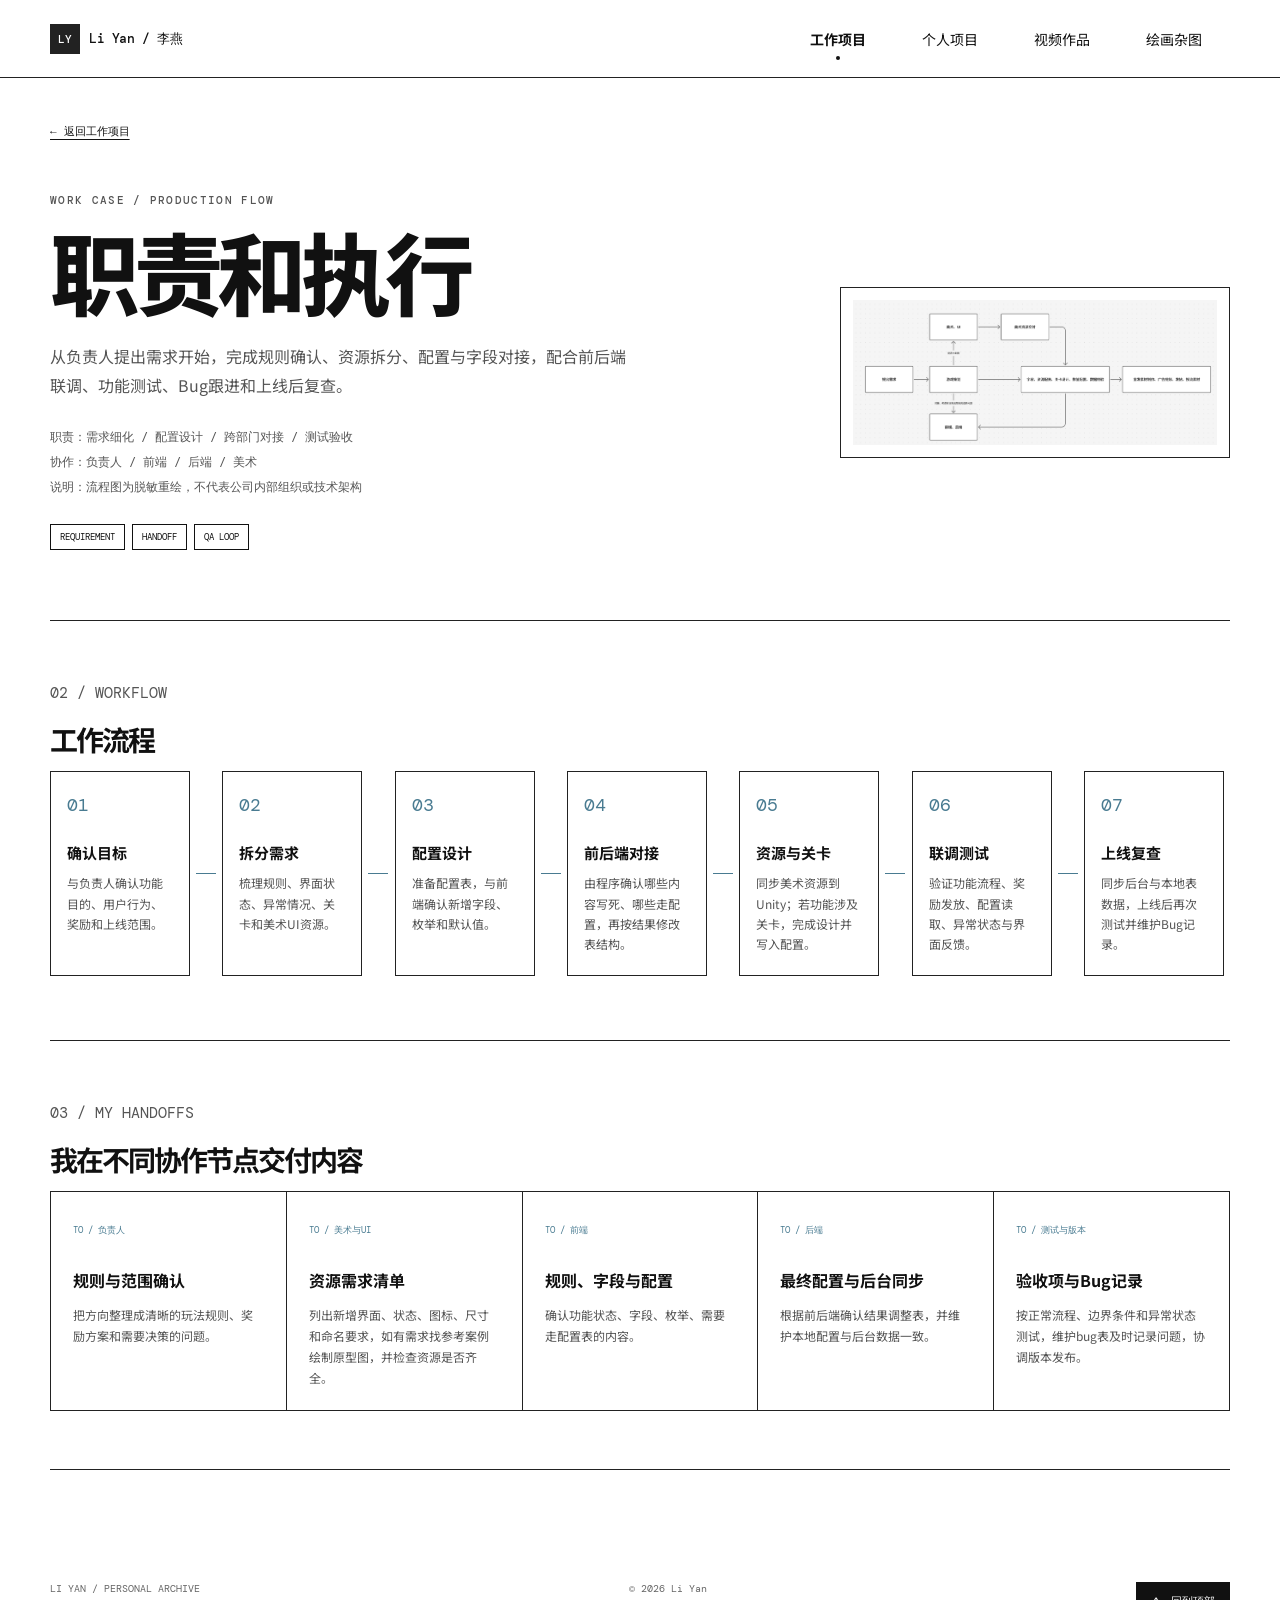
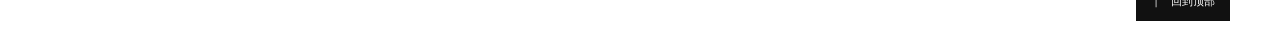
<file: production.html>
<!doctype html>
<html lang="zh-CN">
  <head>
    <meta charset="UTF-8" />
    <meta name="viewport" content="width=device-width, initial-scale=1.0" />
    <meta name="description" content="游戏功能从需求确认到上线验收的协作案例。" />
    <title>职责和执行 - 李燕</title>
    <link rel="preconnect" href="https://fonts.googleapis.com" />
    <link rel="preconnect" href="https://fonts.gstatic.com" crossorigin />
    <link href="https://fonts.googleapis.com/css2?family=DM+Mono:wght@400;500&family=Noto+Sans+SC:wght@400;500;600;700;800&display=swap" rel="stylesheet" />
    <link rel="stylesheet" href="./styles.css" />
  </head>
  <body class="detail-page case-study-page production-page" data-case-page="production" data-backup-prefix="liyan-portfolio-production-v1-" data-backup-name="职责和执行案例">
    <header class="site-header">
      <a class="brand" href="./index.html"><span class="brand-mark">LY</span><span class="brand-text">Li Yan / 李燕</span></a>
      <nav class="main-nav" aria-label="主导航"><a class="nav-link active" href="./index.html#work">工作项目</a><a class="nav-link" href="./index.html#personal">个人项目</a><a class="nav-link" href="./index.html#videos">视频作品</a><a class="nav-link" href="./gallery.html">绘画杂图</a></nav>
    </header>

    <main id="top" class="detail-shell">
      <a class="back-link" href="./index.html#work">← 返回工作项目</a>
      <section class="detail-hero case-study-hero">
        <div>
          <p class="eyebrow">WORK CASE / PRODUCTION FLOW</p>
          <h1 contenteditable="true" data-case-editable="title">职责和执行</h1>
          <p class="detail-lede" contenteditable="true" data-case-editable="lede">从负责人提出需求开始，完成规则确认、资源拆分、配置与字段对接，配合前后端联调、功能测试、Bug跟进和上线后复查。</p>
          <div class="detail-meta"><span contenteditable="true" data-case-editable="meta-1">职责：需求细化 / 配置设计 / 跨部门对接 / 测试验收</span><span contenteditable="true" data-case-editable="meta-2">协作：负责人 / 前端 / 后端 / 美术</span><span contenteditable="true" data-case-editable="meta-3">说明：流程图为脱敏重绘，不代表公司内部组织或技术架构</span></div>
          <div class="detail-tags"><span>REQUIREMENT</span><span>HANDOFF</span><span>QA LOOP</span></div>
        </div>
        <figure class="production-cover production-cover-image"><img src="./media/production/workflow.png" alt="需求到上线的策划工作流程图" /></figure>
      </section>

      <section class="edit-toolbar"><span class="edit-status"><i></i> 文字自动保存在当前浏览器；Ctrl+S 不包含页面内修改</span><span class="edit-hint">编辑结束后请下载备份；不直接上传公司业务脑图</span></section>

      <section class="detail-grid case-detail-grid">
        <article class="editable-block full-width">
          <p class="block-label">02 / WORKFLOW</p>
          <h2 contenteditable="true" data-case-editable="workflow-title">工作流程</h2>
          <div class="production-flow">
            <section><b>01</b><h3>确认目标</h3><p contenteditable="true" data-case-editable="flow-1">与负责人确认功能目的、用户行为、奖励和上线范围。</p></section>
            <i></i><section><b>02</b><h3>拆分需求</h3><p contenteditable="true" data-case-editable="flow-2">梳理规则、界面状态、异常情况、关卡和美术UI资源。</p></section>
            <i></i><section><b>03</b><h3>配置设计</h3><p contenteditable="true" data-case-editable="flow-3">准备配置表，与前端确认新增字段、枚举和默认值。</p></section>
            <i></i><section><b>04</b><h3>前后端对接</h3><p contenteditable="true" data-case-editable="flow-4">由程序确认哪些内容写死、哪些走配置，再按结果修改表结构。</p></section>
            <i></i><section><b>05</b><h3>资源与关卡</h3><p contenteditable="true" data-case-editable="flow-5">同步美术资源到Unity；若功能涉及关卡，完成设计并写入配置。</p></section>
            <i></i><section><b>06</b><h3>联调测试</h3><p contenteditable="true" data-case-editable="flow-6">验证功能流程、奖励发放、配置读取、异常状态与界面反馈。</p></section>
            <i></i><section><b>07</b><h3>上线复查</h3><p contenteditable="true" data-case-editable="flow-7">同步后台与本地表数据，上线后再次测试并维护Bug记录。</p></section>
          </div>
        </article>

        <article class="editable-block full-width">
          <p class="block-label">03 / MY HANDOFFS</p>
          <h2 contenteditable="true" data-case-editable="handoff-title">我在不同协作节点交付内容</h2>
          <div class="handoff-table">
            <section><span>TO / 负责人</span><h3>规则与范围确认</h3><p contenteditable="true" data-case-editable="handoff-1">把方向整理成清晰的玩法规则、奖励方案和需要决策的问题。</p></section>
            <section><span>TO / 美术与UI</span><h3>资源需求清单</h3><p contenteditable="true" data-case-editable="handoff-2">列出新增界面、状态、图标、尺寸和命名要求，如有需求找参考案例绘制原型图，并检查资源是否齐全。</p></section>
            <section><span>TO / 前端</span><h3>规则、字段与配置</h3><p contenteditable="true" data-case-editable="handoff-3">确认功能状态、字段、枚举、需要走配置表的内容。</p></section>
            <section><span>TO / 后端</span><h3>最终配置与后台同步</h3><p contenteditable="true" data-case-editable="handoff-4">根据前后端确认结果调整表，并维护本地配置与后台数据一致。</p></section>
            <section><span>TO / 测试与版本</span><h3>验收项与Bug记录</h3><p contenteditable="true" data-case-editable="handoff-5">按正常流程、边界条件和异常状态测试，维护bug表及时记录问题，协调版本发布。</p></section>
          </div>
        </article>

      </section>
    </main>
    <footer class="site-footer"><span>LI YAN / PERSONAL ARCHIVE</span><span>© 2026 Li Yan</span><a class="back-to-top" href="#top"><span>↑</span> 回到顶部</a></footer>
    <script src="./case-editor.js"></script>
    <script src="./edit-backup.js"></script>
  </body>
</html>
</file>
<file: styles.css>
:root {
  --paper: #ffffff;
  --ink: #1f2220;
  --muted: #70736d;
  --line: #c9c8c0;
  --accent: #0a91d1;
  --yellow: #f2bd3e;
  --blue: #d9eef6;
  --max: 1240px;
}

* { box-sizing: border-box; }
html { scroll-behavior: smooth; }
body { margin: 0; color: var(--ink); background: var(--paper); font-family: "Noto Sans SC", sans-serif; }
a { color: inherit; text-decoration: none; }
.paper-grid { position: fixed; inset: 0; z-index: -1; opacity: .55; pointer-events: none; background-image: linear-gradient(rgba(78,84,78,.08) 1px, transparent 1px), linear-gradient(90deg, rgba(78,84,78,.08) 1px, transparent 1px); background-size: 24px 24px; mask-image: linear-gradient(to bottom, #000 0%, transparent 94%); }
.site-header { position: fixed; top: 0; left: 0; right: 0; z-index: 10; height: 76px; padding: 15px 24px; display: flex; align-items: center; gap: 22px; background: rgba(247,245,239,.92); border-bottom: 1px solid var(--ink); backdrop-filter: blur(12px); }
.brand { flex: 0 0 auto; display: inline-flex; align-items: center; gap: 9px; font-family: "DM Mono", monospace; font-size: 14px; font-weight: 500; letter-spacing: -.03em; }
.brand-mark { width: 30px; height: 30px; display: grid; place-items: center; border: 1px solid var(--ink); border-radius: 50%; font-size: 11px; background: var(--yellow); }
.main-nav { display: flex; flex: 1; align-self: stretch; align-items: stretch; }
.nav-link { position: relative; min-width: 112px; display: grid; place-items: center; padding: 0 17px; border-left: 1px solid var(--ink); font-family: "DM Mono", monospace; font-size: 12px; transition: background .2s, color .2s; }
.nav-link:last-child { border-right: 1px solid var(--ink); }
.nav-link:hover, .nav-link.active { color: var(--paper); background: var(--ink); }
.header-meta { flex: 0 0 auto; font-family: "DM Mono", monospace; font-size: 10px; color: var(--muted); letter-spacing: .1em; }
.site-shell { width: min(calc(100% - 48px), var(--max)); margin: 0 auto; padding-top: 76px; }
.section-anchor { scroll-margin-top: 98px; }
.intro-block { min-height: 640px; display: grid; grid-template-columns: minmax(0, 1fr) 320px; gap: 8vw; align-items: center; padding: 100px 5vw 88px; border-left: 1px solid var(--ink); border-right: 1px solid var(--ink); }
.eyebrow { margin: 0 0 18px; color: var(--accent); font: 500 11px/1 "DM Mono", monospace; letter-spacing: .12em; }
h1, h2, h3, p { margin-top: 0; }
h1 { max-width: 700px; margin-bottom: 28px; font-size: clamp(38px, 5.2vw, 78px); line-height: 1.04; letter-spacing: -.07em; font-weight: 800; }
h1 em { color: var(--accent); font-style: normal; }
.intro-lede { max-width: 560px; margin-bottom: 34px; color: #545850; font-size: 17px; line-height: 1.8; }
.intro-actions { display: flex; align-items: center; gap: 26px; }
.button { display: inline-flex; gap: 16px; align-items: center; padding: 13px 18px; font-size: 13px; font-weight: 600; }
.button-dark { color: var(--paper); background: var(--ink); }
.button-dark:hover { background: var(--accent); }
.button-outline { border: 1px solid var(--ink); background: #fff; }.button-outline:hover { border-color: var(--accent); color: var(--accent); }
.text-link { padding-bottom: 3px; border-bottom: 1px solid var(--ink); font-family: "DM Mono", monospace; font-size: 12px; }
.text-link span, .card-link span { color: var(--accent); }
.intro-file { transform: rotate(2deg); border: 1px solid var(--ink); background: #fffdf7; box-shadow: 8px 10px 0 var(--yellow); }
.file-tab { width: fit-content; margin: -1px 0 0 18px; padding: 8px 12px; border: 1px solid var(--ink); border-top: 0; background: var(--blue); font: 10px "DM Mono", monospace; }
.file-body { min-height: 290px; padding: 26px 26px 22px; display: flex; flex-direction: column; justify-content: space-between; }
.file-stamp { width: 98px; height: 98px; display: grid; place-items: center; border: 1px solid var(--accent); border-radius: 50%; color: var(--accent); font: 11px/1.3 "DM Mono", monospace; text-align: center; transform: rotate(-10deg); }
.file-lines { display: grid; grid-template-columns: 72px 1fr; gap: 9px 12px; font-family: "DM Mono", monospace; font-size: 10px; }
.file-lines span { color: var(--muted); }
.file-lines strong { font-weight: 500; }
.file-foot { padding: 11px 26px; border-top: 1px solid var(--ink); color: var(--muted); font: 9px "DM Mono", monospace; }
.signal-row { display: grid; grid-template-columns: repeat(3, 1fr); border: 1px solid var(--ink); border-top: 0; background: rgba(255,253,247,.7); }
.signal-item { min-height: 112px; padding: 23px 30px; border-right: 1px solid var(--ink); }
.signal-item:last-child { border-right: 0; }
.signal-item strong { display: block; font: 500 34px/1 "DM Mono", monospace; }
.signal-item span { display: block; margin-top: 13px; color: var(--muted); font-size: 12px; }
.content-section { padding: 120px 5vw 90px; border-left: 1px solid var(--ink); border-right: 1px solid var(--ink); }
.section-heading { display: flex; align-items: end; justify-content: space-between; gap: 20px; margin-bottom: 42px; }
h2 { margin-bottom: 0; font-size: clamp(32px, 4vw, 58px); line-height: 1; letter-spacing: -.07em; }
.section-note { margin: 0 0 4px; color: var(--muted); font: 11px "DM Mono", monospace; }
.archive-list { display: grid; gap: 22px; }
.archive-card { display: grid; grid-template-columns: 56px minmax(260px, .9fr) 1.1fr; min-height: 250px; border: 1px solid var(--ink); background: rgba(255,253,247,.86); }
.archive-card-featured { border-width: 2px; }
.card-index { padding: 18px 12px; border-right: 1px solid var(--ink); writing-mode: vertical-rl; text-orientation: mixed; font: 11px "DM Mono", monospace; }
.archive-visual { position: relative; overflow: hidden; min-height: 250px; border-right: 1px solid var(--ink); }
.visual-case-cover { display: grid; place-items: stretch; background: #fff; }
.home-level-cover, .home-economy-cover { width: 100%; min-height: 250px; border: 0; padding: 18px; }
.home-level-cover-grid { width: min(100%, 155px); aspect-ratio: 9 / 13; align-self: center; display: grid; grid-template-columns: repeat(9, 1fr); grid-template-rows: repeat(13, 1fr); gap: 1px; padding: 5px; border: 1px solid #222; background: #fff; }
.home-level-cover-grid i { display: block; background: #eef1f2; }
.home-level-cover-grid .is-obstacle { background: #1e2629; }
.home-level-cover-grid .is-center { outline: 1px solid #d85340; outline-offset: -1px; background: #f3cf5e; }
.home-economy-cover .economy-orbit { width: 175px; height: 175px; }
.home-economy-cover .economy-orbit b { width: 56px; height: 56px; font-size: 13px; }
.home-economy-cover .economy-orbit i { width: 45px; height: 45px; font-size: 10px; }
.home-economy-cover .economy-orbit i:nth-of-type(1) { top: -13px; left: 64px; }
.home-economy-cover .economy-orbit i:nth-of-type(2) { top: 61px; right: -15px; }
.home-economy-cover .economy-orbit i:nth-of-type(3) { right: 10px; bottom: 1px; }
.home-economy-cover .economy-orbit i:nth-of-type(4) { bottom: 1px; left: 10px; }
.home-workflow-cover { width: 100%; height: 100%; min-height: 250px; display: block; object-fit: contain; padding: 14px; background: #fff; }
.visual-label { position: absolute; top: 15px; left: 17px; z-index: 1; font: 10px "DM Mono", monospace; color: rgba(31,34,32,.68); }
.visual-levels { display: grid; place-items: center; background: var(--blue); }
.level-map { width: 190px; height: 150px; padding: 24px; display: grid; grid-template-columns: repeat(3, 1fr); gap: 10px; border: 1px solid var(--ink); transform: rotate(-4deg); background: #e8eee8; }
.level-map i { display: block; border: 1px solid var(--ink); background: var(--yellow); }
.level-map i:nth-child(2n) { background: var(--accent); }
.level-map i:nth-child(3n) { border-radius: 50%; background: var(--ink); }
.visual-data { padding: 58px 28px 25px; background: #e8dfca; }
.data-bars { height: 150px; display: flex; align-items: end; gap: 13px; border-bottom: 1px solid var(--ink); }
.data-bars i { flex: 1; min-width: 16px; background: var(--accent); border: 1px solid var(--ink); }
.data-bars i:nth-child(1) { height: 35%; }.data-bars i:nth-child(2) { height: 55%; }.data-bars i:nth-child(3) { height: 47%; }.data-bars i:nth-child(4) { height: 78%; }.data-bars i:nth-child(5) { height: 92%; }
.data-axis { margin-top: 11px; font: 9px "DM Mono", monospace; color: var(--muted); }
.visual-flow { display: flex; flex-direction: column; justify-content: center; padding: 28px; background: var(--yellow); }
.flow-line { display: flex; align-items: center; gap: 8px; margin-top: 38px; font: 11px "DM Mono", monospace; }
.flow-line b { padding: 9px 7px; border: 1px solid var(--ink); background: #fffdf7; font-weight: 500; }
.flow-line i { width: 18px; height: 1px; background: var(--ink); }
.card-copy { display: flex; flex-direction: column; padding: 28px 32px; }
.card-type, .project-meta { margin-bottom: 15px; color: var(--accent); font: 10px "DM Mono", monospace; letter-spacing: .06em; }
.card-copy h3, .personal-body h3 { margin-bottom: 12px; font-size: 25px; line-height: 1.2; letter-spacing: -.05em; }
.card-copy p:not(.card-type), .personal-body p { margin-bottom: 18px; color: #62665f; font-size: 14px; line-height: 1.75; }
.card-link { margin-top: auto; width: fit-content; padding-bottom: 4px; border-bottom: 1px solid var(--ink); font: 11px "DM Mono", monospace; }
.pending-note { margin-top: 25px; padding: 13px 15px; border: 1px dashed var(--line); color: var(--muted); font: 11px "DM Mono", monospace; }
.pending-dot { display: inline-block; width: 7px; height: 7px; margin-right: 8px; border-radius: 50%; background: var(--accent); }
.personal-grid { display: grid; grid-template-columns: 1fr 1fr; gap: 24px; }
.personal-card { overflow: hidden; border: 1px solid var(--ink); background: #fffdf7; }
.personal-image { position: relative; min-height: 330px; overflow: hidden; border-bottom: 1px solid var(--ink); }
.crisp-visual { display: flex; flex-direction: column; justify-content: center; padding: 35px; background: #d8e0d7; }
.crisp-word { z-index: 1; color: var(--ink); font: 800 clamp(58px, 8vw, 100px)/.8 "DM Mono", monospace; letter-spacing: -.14em; }
.crisp-mini { z-index: 1; margin-top: 24px; font: 10px "DM Mono", monospace; }
.crisp-shape { position: absolute; border: 1px solid var(--ink); }
.shape-one { width: 210px; height: 210px; right: -32px; top: 28px; border-radius: 50%; background: var(--yellow); }
.shape-two { width: 120px; height: 120px; right: 96px; bottom: -42px; transform: rotate(23deg); background: var(--accent); }
.ghost-image { min-height: 330px; display: grid; place-items: center; position: relative; color: var(--muted); background: #efece2; font: 11px/1.6 "DM Mono", monospace; text-align: center; }
.ghost-image::before, .ghost-image::after { position: absolute; content: ""; background: var(--line); }
.ghost-image::before { width: 1px; inset: 34px auto 34px 50%; }.ghost-image::after { height: 1px; inset: 50% 34px auto; }
.ghost-plus { position: absolute; top: 20px; right: 25px; font-size: 25px; }
.ghost-image::before, .ghost-image::after { display: none; }
.ghost-image { height: 330px; min-height: 330px; }
.ghost-image img { width: 100%; height: 100%; min-width: 0; min-height: 0; display: block; object-fit: cover; }
.personal-body { padding: 22px 24px 26px; }
.project-meta { display: flex; justify-content: space-between; color: var(--muted); }
.project-meta span:last-child { color: var(--accent); }
.tag-row { display: flex; flex-wrap: wrap; gap: 7px; }
.tag-row span { padding: 5px 8px; border: 1px solid var(--line); color: var(--muted); font: 9px "DM Mono", monospace; }
.notes-section { background: rgba(219,226,220,.55); }
.note-layout { display: grid; grid-template-columns: 90px 1fr; gap: 22px; max-width: 850px; }
.quote-mark { color: var(--accent); font: 100px/.7 Georgia, serif; }
.big-note { max-width: 760px; margin-bottom: 22px; font-size: clamp(25px, 3vw, 43px); line-height: 1.25; letter-spacing: -.06em; }
.small-note { max-width: 620px; margin: 0; color: var(--muted); font-size: 14px; line-height: 1.8; }
.contact-section { display: flex; align-items: end; justify-content: space-between; gap: 40px; padding: 100px 5vw; border: 1px solid var(--ink); border-top: 0; background: var(--ink); color: var(--paper); }
.contact-section .eyebrow { color: var(--yellow); }.contact-section h2 { color: var(--paper); }
.contact-details { display: grid; justify-items: end; gap: 7px; color: #c5c7bf; font: 12px "DM Mono", monospace; text-align: right; }.contact-details a { color: var(--yellow); border-bottom: 1px solid var(--yellow); padding-bottom: 3px; }
.site-footer { display: flex; justify-content: space-between; gap: 20px; width: min(calc(100% - 48px), var(--max)); margin: 0 auto; padding: 22px 0 32px; color: var(--muted); font: 10px "DM Mono", monospace; }.site-footer a { color: var(--ink); }
@media (max-width: 850px) { .site-header { height: auto; min-height: 68px; flex-wrap: wrap; padding: 12px 15px; gap: 12px; }.main-nav { order: 3; flex-basis: 100%; overflow-x: auto; margin: 0 -15px -12px; padding: 0 15px; height: 43px; }.nav-link { min-width: max-content; padding: 0 13px; font-size: 10px; }.header-meta { display: none; }.site-shell { width: calc(100% - 24px); padding-top: 109px; }.intro-block { grid-template-columns: 1fr; padding: 70px 25px 75px; gap: 55px; }.intro-file { max-width: 330px; justify-self: center; width: 100%; }.signal-row { grid-template-columns: 1fr; }.signal-item { min-height: auto; padding: 19px 25px; border-right: 0; border-bottom: 1px solid var(--ink); display: flex; align-items: baseline; gap: 14px; }.signal-item:last-child { border-bottom: 0; }.signal-item strong { font-size: 28px; }.signal-item span { margin-top: 0; }.content-section { padding: 80px 25px 65px; }.section-heading { align-items: start; flex-direction: column; gap: 12px; margin-bottom: 30px; }.archive-card { grid-template-columns: 38px 1fr; }.archive-visual { grid-column: 2; border-right: 0; border-bottom: 1px solid var(--ink); min-height: 190px; }.card-copy { grid-column: 2; padding: 22px 22px 25px; }.card-index { grid-row: 1 / span 2; padding: 15px 8px; }.personal-grid { grid-template-columns: 1fr; }.personal-image, .ghost-image { min-height: 250px; }.note-layout { grid-template-columns: 50px 1fr; }.quote-mark { font-size: 70px; }.contact-section { padding: 72px 25px; align-items: start; flex-direction: column; }.contact-details { justify-items: start; text-align: left; }.site-footer { width: calc(100% - 24px); flex-wrap: wrap; padding-bottom: 25px; } }
@media (prefers-reduced-motion: reduce) { html { scroll-behavior: auto; } * { transition: none !important; } }

/* Minimal white portfolio treatment */
:root { --paper: #fff; --ink: #111; --muted: #666; --line: #222; --accent: #111; --yellow: #fff; --blue: #fff; }
body { background: #fff; }
.paper-grid { display: none; }
.site-header { height: 78px; padding: 0 max(24px, calc((100vw - 1180px) / 2)); background: #fff; border-bottom: 1px solid #222; backdrop-filter: none; }
.brand-mark { border-radius: 0; background: #222; color: #fff; border-color: #222; }
.brand-text { font-size: 13px; }
.main-nav { justify-content: flex-end; }
.nav-link { min-width: 112px; border: 0; font-family: "Noto Sans SC", sans-serif; font-size: 14px; }
.nav-link:last-child { border: 0; }
.nav-link:hover, .nav-link.active { color: #111; background: #fff; }
.nav-link.active { font-weight: 700; }
.nav-link.active::after { position: absolute; bottom: 17px; left: 50%; width: 4px; height: 4px; content: ""; border-radius: 50%; background: #111; transform: translateX(-50%); }
.header-meta { display: none; }
.site-shell { width: min(calc(100% - 48px), 1180px); padding-top: 78px; }
.intro-block { min-height: 650px; grid-template-columns: 300px minmax(0, 1fr); gap: 92px; padding: 82px 0 92px; border: 0; border-bottom: 1px solid #222; }
.profile-column { align-self: start; padding-top: 8px; }
.portrait-placeholder { width: 160px; height: 198px; display: grid; place-items: center; margin-bottom: 24px; border: 1px solid #222; color: #999; font: 36px "DM Mono", monospace; }
.profile-name { margin-bottom: 6px; font-size: 30px; letter-spacing: -.06em; }
.profile-role { margin-bottom: 30px; color: #555; font-size: 13px; }
.contact-list { margin: 0; font-size: 13px; }
.contact-list > div { display: grid; grid-template-columns: 66px 1fr; gap: 10px; margin-bottom: 12px; }
.contact-list dt { color: #777; font-family: "DM Mono", monospace; font-size: 11px; }
.contact-list dd { margin: 0; }
.contact-list a { text-decoration: underline; text-underline-offset: 3px; }
.resume-link { text-decoration: underline; text-underline-offset: 3px; }.resume-link.is-pending { color: #777; cursor: default; }
.intro-copy { align-self: center; max-width: 690px; }
.eyebrow { color: #555; }
h1 { max-width: 760px; font-size: clamp(43px, 6.3vw, 84px); }
h1 em { color: #111; }
.intro-lede { max-width: 620px; color: #444; font-size: 16px; }
.button-dark { color: #fff; background: #111; }
.button-dark:hover { color: #fff; background: #444; }
.signal-row { border: 0; border-bottom: 1px solid #222; background: #fff; }
.signal-item { padding-left: 0; border-right: 0; }
.signal-item + .signal-item { border-left: 1px solid #222; padding-left: 30px; }
.content-section { padding: 110px 0 90px; border: 0; border-bottom: 1px solid #222; }
.archive-card { border-color: #222; background: #fff; }
.archive-card-featured { border-width: 1px; }
.archive-visual, .card-index { border-color: #222; }
.visual-levels, .visual-data, .visual-flow { background: #f6f6f6; }
.level-map { background: #fff; }
.level-map i { background: #ddd; }.level-map i:nth-child(2n) { background: #777; }.level-map i:nth-child(3n) { background: #111; }
.data-bars i { background: #555; }
.pending-note { border-color: #aaa; }
.personal-grid { grid-template-columns: 1fr 1fr; }
.personal-card { border-color: #222; background: #fff; }
.crisp-visual { background: #f0f0f0; }
.shape-one { background: #ddd; }.shape-two { background: #777; }
.ghost-image { background: #f6f6f6; }
.project-open { display: inline-block; margin-top: 20px; }
.video-section { padding-top: 100px; }
.video-grid { display: grid; grid-template-columns: repeat(3, 1fr); gap: 24px; }
.video-card { display: grid; grid-template-columns: 1fr auto; gap: 10px 14px; padding-bottom: 16px; border-bottom: 1px solid #222; }
.video-number, .video-watch { color: #777; font: 10px "DM Mono", monospace; }
.video-thumb { position: relative; grid-column: 1 / -1; height: 180px; display: grid; place-items: center; overflow: hidden; border: 1px solid #222; background: #eee; }
.video-thumb img { position: absolute; inset: 0; width: 100%; height: 100%; max-width: 100%; max-height: 100%; display: block; object-fit: cover; transition: transform .3s ease, opacity .3s ease; }
.video-thumb-contain img { object-fit: contain; background: #e8eadf; }
.video-thumb b { position: absolute; width: 48px; height: 48px; display: grid; place-items: center; border: 1px solid #fff; border-radius: 50%; color: #fff; background: rgba(17,17,17,.45); font: 10px "DM Mono", monospace; }
.video-watch { align-self: center; padding-bottom: 2px; border-bottom: 1px solid transparent; }
.video-watch:hover { color: #111; border-bottom-color: #111; }
.thumb-two { background: #ddd; }.thumb-three { background: #f4f4f4; }
.video-card strong { font-size: 15px; }
.video-card:hover .video-thumb img { transform: scale(1.025); opacity: .88; }
.video-card:hover .video-thumb b { background: #111; color: #fff; }
.art-preview-section { background: #fff; }
.art-preview-layout { display: grid; grid-template-columns: minmax(420px, 1.2fr) minmax(280px, .8fr); gap: 70px; align-items: center; }
.art-preview-stack { position: relative; display: block; min-height: 430px; }
.art-preview-stack span { position: absolute; display: block; overflow: hidden; border: 1px solid #222; background: #f1f1f1; }
.art-preview-stack span:nth-child(1) { inset: 20px auto auto 4%; width: 42%; height: 78%; }
.art-preview-stack span:nth-child(2) { inset: 5px 5% auto auto; width: 44%; height: 46%; }
.art-preview-stack span:nth-child(3) { right: 0; bottom: 0; width: 52%; height: 42%; }
.art-preview-stack img { width: 100%; height: 100%; display: block; object-fit: cover; transition: transform .35s ease, opacity .25s ease; }
.art-preview-stack:hover img { transform: scale(1.025); opacity: .9; }
.art-preview-copy { max-width: 430px; }.art-preview-copy p { margin-bottom: 30px; color: #555; font-size: 16px; line-height: 1.9; }
.notes-section { background: #fff; }
.contact-section { background: #111; border: 0; }
.contact-section .eyebrow { color: #aaa; }
.contact-section h2 { color: #fff; }
.contact-section .contact-details { gap: 13px; }.contact-section .contact-details a { color: #fff; border-bottom-color: #777; font-size: 16px; }
.site-footer { width: min(calc(100% - 48px), 1180px); }
.back-to-top { display: inline-flex; align-items: center; gap: 10px; padding: 10px 14px; border: 1px solid #111; color: #fff !important; background: #111; font-size: 11px; }
.back-to-top span { font-size: 17px; line-height: 1; }.back-to-top:hover { color: #111 !important; background: #fff; }
[data-home-editable], [data-gallery-editable] { outline: 0; }
[data-home-editable]:focus, [data-gallery-editable]:focus { box-shadow: 0 2px 0 #111; }

/* Drawing archive */
.gallery-shell { width: min(calc(100% - 48px), 1180px); margin: 0 auto; padding: 116px 0 100px; }
.gallery-page { overflow-x: hidden; }
.gallery-hero { display: grid; grid-template-columns: 1fr minmax(300px, .7fr); gap: 80px; align-items: end; padding: 25px 0 45px; border-bottom: 1px solid #222; }
.gallery-hero .eyebrow { margin-bottom: 14px; }.gallery-hero h1 { margin: 0; font-size: clamp(48px, 6vw, 76px); }.gallery-hero > p:last-child { max-width: 470px; margin: 0 0 7px; color: #555; font-size: 14px; line-height: 1.8; }
.art-gallery { display: grid; grid-template-columns: repeat(5, minmax(0, 1fr)); gap: 42px 16px; align-items: start; padding: 45px 0 20px; }
.art-tile { min-width: 0; }
.art-image { width: 100%; display: grid; place-items: center; padding: 0; overflow: hidden; border: 1px solid #bbb; color: #888; background: #f3f3f3; cursor: zoom-in; font: 10px "DM Mono", monospace; transition: border-color .2s, opacity .2s; }.art-image:hover { border-color: #111; opacity: .82; }.art-image.has-art { aspect-ratio: auto; background: #fff; }.art-image img { display: block; width: 100%; height: auto; object-fit: contain; }.ratio-portrait { aspect-ratio: 4 / 5; }.ratio-landscape { aspect-ratio: 4 / 3; }.ratio-square { aspect-ratio: 1; }.ratio-tall { aspect-ratio: 3 / 5; }.ratio-wide { aspect-ratio: 16 / 9; }
.art-tile-meta { position: relative; display: grid; grid-template-columns: auto 1fr auto; gap: 8px; align-items: start; padding-top: 9px; }.art-tile-meta > span { color: #888; font: 9px/1.6 "DM Mono", monospace; }.art-tile-meta p { min-height: 2.8em; margin: 0; color: #333; font-size: 11px; line-height: 1.45; }.art-upload { width: 20px; height: 20px; display: grid; place-items: center; border: 1px solid #bbb; color: #777; cursor: pointer; font: 13px/1 "DM Mono", monospace; }.art-upload:hover { border-color: #111; color: #111; }.art-upload input { display: none; }
.lightbox { width: min(94vw, 1400px); height: min(92vh, 1000px); padding: 48px; border: 0; background: #111; color: #fff; }.lightbox::backdrop { background: rgba(0,0,0,.82); }.lightbox img { width: 100%; height: calc(100% - 30px); object-fit: contain; }.lightbox p { margin: 10px 0 0; text-align: center; font-size: 13px; }.lightbox-close { position: absolute; top: 10px; right: 16px; width: 38px; height: 38px; border: 1px solid #777; color: #fff; background: #111; cursor: pointer; font-size: 26px; line-height: 1; }

/* Detail page and editable Crisp case */
.detail-shell { width: min(calc(100% - 48px), 1180px); margin: 0 auto; padding: 116px 0 90px; }
.back-link { display: inline-block; margin-bottom: 56px; font: 11px "DM Mono", monospace; text-decoration: underline; text-underline-offset: 4px; }
.detail-hero { display: grid; grid-template-columns: 1fr 420px; gap: 80px; padding-bottom: 70px; border-bottom: 1px solid #222; }
.detail-hero h1 { margin-bottom: 25px; font-size: clamp(48px, 7vw, 90px); }
.detail-lede { max-width: 590px; color: #555; font-size: 16px; line-height: 1.8; }
.detail-meta { display: grid; gap: 7px; margin: 28px 0; color: #555; font: 12px/1.5 "DM Mono", monospace; }
.detail-tags, .tag-row { display: flex; flex-wrap: wrap; gap: 7px; }
.detail-tags span { padding: 6px 9px; border: 1px solid var(--accent); color: var(--accent); font: 9px "DM Mono", monospace; }
.crisp-large { position: relative; min-height: 390px; margin: 0; overflow: hidden; border: 1px solid #222; background: #f1f1f1; }
.crisp-cover { display: block; width: 100%; height: 100%; object-fit: contain; }
.crisp-large .crisp-word { position: relative; z-index: 1; font-size: clamp(62px, 7vw, 105px); }
.crisp-large .crisp-mini { position: relative; z-index: 1; }
.edit-toolbar { display: flex; justify-content: space-between; gap: 20px; align-items: center; padding: 18px 0; border-bottom: 1px solid #222; }
.edit-status { color: #666; font: 10px "DM Mono", monospace; }.edit-status i { display: inline-block; width: 7px; height: 7px; margin-right: 7px; border-radius: 50%; background: #5e9b67; }.edit-hint { color: #888; font: 10px "DM Mono", monospace; }
.upload-button { padding: 9px 12px; border: 1px solid #222; cursor: pointer; font-size: 12px; }.upload-button:hover { background: #111; color: #fff; }.upload-button input { display: none; }
.detail-grid { display: grid; grid-template-columns: 1fr 1fr; gap: 0 70px; }
.editable-block { padding: 58px 0; border-bottom: 1px solid #222; }
.editable-block.full-width { grid-column: 1 / -1; }.block-label { margin-bottom: 18px; color: #777; font: 10px "DM Mono", monospace; }
.editable-block h2 { margin-bottom: 18px; font-size: 28px; }.editable-block p { color: #555; font-size: 15px; line-height: 1.9; white-space: pre-wrap; }
.prose { color: #555; font-size: 15px; line-height: 1.95; }.prose p, .body-note { margin-bottom: 18px; }.body-note { color: #555; font-size: 15px; line-height: 1.9; }
.enemy-grid { display: grid; grid-template-columns: repeat(3, 1fr); gap: 42px; }.enemy-case { min-width: 0; }.enemy-case h3 { margin-bottom: 16px; font-size: 18px; }.enemy-case p { margin-bottom: 18px; }
[contenteditable="true"] { outline: 0; }.editable-block [contenteditable="true"]:focus, .detail-hero [contenteditable="true"]:focus { box-shadow: 0 2px 0 #111; }
.media-slot { margin-top: 28px; }.media-slot-head { display: flex; align-items: center; justify-content: space-between; gap: 16px; margin-bottom: 12px; color: #777; font: 10px "DM Mono", monospace; }
.media-wall { display: grid; grid-template-columns: repeat(3, 1fr); gap: 16px; margin-top: 26px; }.media-empty { grid-column: 1 / -1; padding: 36px; border: 1px dashed #999; color: #888; text-align: center; font: 11px "DM Mono", monospace; }.media-item { margin: 0; }.media-item img { width: 100%; max-height: 260px; object-fit: contain; border: 1px solid #222; background: #f5f5f5; }.media-item figcaption { margin-top: 7px; color: #777; font: 10px "DM Mono", monospace; }.playtest-block .button { margin-top: 7px; }
.playtest-links { display: flex; flex-wrap: wrap; gap: 10px; margin-top: 22px; }
.detail-page .site-header { background: rgba(255,255,255,.94); }.detail-page .detail-visual { border-color: var(--accent); }.detail-page .detail-visual img { mix-blend-mode: multiply; }.detail-page .upload-button:hover { background: var(--accent); }.detail-page .media-item img { border-color: #b9ddea; }
.level-detail-hero { grid-template-columns: minmax(0, 1fr) 390px; }
.level-case-page { overflow-x: hidden; }
.level-detail-hero > *, .level-detail-grid > * { min-width: 0; }
.level-detail-hero h1 em { font-size: .63em; line-height: 1.25; }
.level-cover { min-height: 430px; display: flex; flex-direction: column; justify-content: space-between; margin: 0; padding: 25px; border: 1px solid #222; background: #f4f8fa; }
.level-cover-label { color: #497b91; font: 10px "DM Mono", monospace; }
.level-cover-grid { width: min(100%, 280px); aspect-ratio: 9 / 13; align-self: center; display: grid; grid-template-columns: repeat(9, 1fr); grid-template-rows: repeat(13, 1fr); gap: 2px; padding: 8px; border: 1px solid #222; background: #fff; }
.level-cover-grid i { display: block; background: #eef1f2; }.level-cover-grid .is-obstacle { background: #1e2629; }.level-cover-grid .is-center { outline: 2px solid #d85340; outline-offset: -2px; background: #f3cf5e; }
.level-cover p { margin: 20px 0 0; color: #555; font: 10px "DM Mono", monospace; text-align: center; }
.level-prose-narrow { max-width: 880px; }
.constraint-grid { display: grid; grid-template-columns: repeat(3, 1fr); gap: 0; border: 1px solid #222; }
.constraint-grid section { min-width: 0; padding: 25px; }.constraint-grid section + section { border-left: 1px solid #222; }.constraint-grid b { color: #497b91; font: 500 28px "DM Mono", monospace; }.constraint-grid h3 { margin: 24px 0 12px; font-size: 17px; }.constraint-grid p { margin: 0; }
.design-principles { display: grid; grid-template-columns: repeat(2, 1fr); border-top: 1px solid #222; border-left: 1px solid #222; }
.design-principles section { min-height: 210px; padding: 27px; border-right: 1px solid #222; border-bottom: 1px solid #222; }.design-principles span { color: #497b91; font: 10px "DM Mono", monospace; }.design-principles h3 { margin: 35px 0 12px; font-size: 20px; }.design-principles p { margin: 0; }
.case-heading { display: flex; align-items: end; justify-content: space-between; gap: 30px; margin-bottom: 32px; }.case-heading > div { display: flex; align-items: center; gap: 20px; }.case-heading h2 { margin: 0; }.case-heading > p { margin: 0; color: #777; font: 10px "DM Mono", monospace; }.case-number { width: 48px; height: 48px; flex: 0 0 auto; display: grid; place-items: center; color: #fff; background: #497b91; font: 22px "DM Mono", monospace; }
.case-layout { display: grid; grid-template-columns: minmax(0, 1.35fr) minmax(270px, .65fr); gap: 55px; }
.reflection-callout { align-self: start; padding: 23px; border-left: 4px solid #d85340; background: #f7f7f7; }.reflection-callout span { color: #d85340; font: 10px "DM Mono", monospace; }.reflection-callout p { margin: 15px 0 0; font-size: 13px; line-height: 1.8; }
.decision-flow { align-self: start; display: grid; gap: 9px; }.decision-flow span { padding: 12px 14px; border: 1px solid #222; font-size: 13px; }.decision-flow i { width: 1px; height: 13px; margin-left: 23px; background: #497b91; }
.parameter-list { display: grid; gap: 0; margin: 28px 0 0; padding: 0; list-style: none; border-top: 1px solid #222; }.parameter-list li { display: grid; grid-template-columns: 100px 1fr; gap: 18px; padding: 14px 0; border-bottom: 1px solid #ddd; color: #555; font-size: 13px; line-height: 1.6; }.parameter-list b { color: #111; }
.media-empty.is-hidden { display: none; }.media-item-user { position: relative; }.media-remove { margin-top: 8px; padding: 4px 7px; border: 1px solid #999; color: #777; background: #fff; cursor: pointer; font: 9px "DM Mono", monospace; }.media-remove:hover { border-color: #d85340; color: #d85340; }

/* Economy and production case studies */
.case-study-page { overflow-x: hidden; }
.case-study-hero { grid-template-columns: minmax(0, 1fr) 390px; }
.case-study-hero > *, .case-detail-grid > * { min-width: 0; }
.case-study-hero h1 em { font-size: .62em; line-height: 1.25; }
.economy-cover, .production-cover { min-height: 430px; display: flex; flex-direction: column; justify-content: space-between; overflow: hidden; padding: 27px; border: 1px solid #222; background: #f4f7f5; }
.economy-cover > span, .production-cover > span { color: #497b91; font: 10px "DM Mono", monospace; }
.economy-cover > p, .production-cover > p { margin: 0; color: #666; font: 10px/1.6 "DM Mono", monospace; text-align: center; }
.economy-orbit { position: relative; width: 265px; height: 265px; align-self: center; border: 1px solid #222; border-radius: 50%; }
.economy-orbit b { position: absolute; inset: 50% auto auto 50%; width: 78px; height: 78px; display: grid; place-items: center; border-radius: 50%; color: #fff; background: #222; transform: translate(-50%,-50%); font-size: 16px; }
.economy-orbit i { position: absolute; width: 62px; height: 62px; display: grid; place-items: center; border: 1px solid #222; border-radius: 50%; background: #fff; font-style: normal; font-size: 12px; }.economy-orbit i:nth-of-type(1) { top: -18px; left: 101px; }.economy-orbit i:nth-of-type(2) { top: 94px; right: -22px; }.economy-orbit i:nth-of-type(3) { right: 18px; bottom: 4px; }.economy-orbit i:nth-of-type(4) { bottom: 4px; left: 18px; }
.production-cover > div { display: flex; flex-wrap: wrap; justify-content: center; align-items: center; gap: 8px; }.production-cover b { padding: 13px 12px; border: 1px solid #222; background: #fff; font-size: 13px; }.production-cover i { width: 14px; height: 1px; background: #497b91; }
.production-cover.production-cover-image { min-height: 0; align-self: center; margin: 0; padding: 0; background: #fff; }
.production-cover-image img { width: 100%; height: auto; min-height: 0; display: block; object-fit: contain; padding: 12px; }
.backup-tools { display: flex; align-items: center; justify-content: flex-end; flex-wrap: wrap; gap: 8px; margin-left: auto; }
.backup-status { color: #666; font: 10px "DM Mono", monospace; }
.backup-status.is-error { color: #b52f24; }
.backup-export, .backup-import { min-height: 34px; display: inline-flex; align-items: center; padding: 7px 11px; border: 1px solid #222; border-radius: 0; color: #222; background: #fff; font: 10px "DM Mono", monospace; cursor: pointer; }
.backup-export:hover, .backup-import:hover { color: #fff; background: #222; }
.backup-import input { position: absolute; width: 1px; height: 1px; overflow: hidden; opacity: 0; pointer-events: none; }
.published-view .edit-toolbar,
.published-view .backup-dock,
.published-view .upload-button,
.published-view .media-remove { display: none !important; }
.published-view [contenteditable] { outline: 0; }
.case-split { display: grid; grid-template-columns: minmax(0, 1.35fr) minmax(280px, .65fr); gap: 60px; }
.credit-note { align-self: start; padding: 24px; border-left: 4px solid #497b91; background: #f5f5f5; }.credit-note span { color: #497b91; font: 10px "DM Mono", monospace; }.credit-note p { margin: 14px 0 0; font-size: 13px; line-height: 1.8; }
.number-flow { display: grid; grid-template-columns: repeat(5, 1fr); border: 1px solid #222; }.number-flow section { min-width: 0; padding: 23px 20px; }.number-flow section + section { border-left: 1px solid #222; }.number-flow b { color: #497b91; font: 24px "DM Mono", monospace; }.number-flow h3 { margin: 30px 0 12px; font-size: 17px; }.number-flow p { margin: 0; font-size: 13px; line-height: 1.75; }
.curve-layout { display: grid; grid-template-columns: minmax(0, 1.15fr) minmax(300px, .85fr); gap: 60px; align-items: center; }.curve-visual { padding: 22px; border: 1px solid #222; background: #f7f7f7; }.curve-visual > span { color: #497b91; font: 10px "DM Mono", monospace; }.curve-visual svg { width: 100%; height: auto; margin: 12px 0 5px; }.curve-axis { fill: none; stroke: #aaa; stroke-width: 1; }.curve-line { fill: none; stroke: #222; stroke-width: 4; }.curve-visual circle { fill: #d85340; }.curve-visual small { color: #777; font: 9px "DM Mono", monospace; }
.resource-map { display: grid; grid-template-columns: repeat(7, auto); gap: 8px; align-items: center; margin: 25px 0; }.resource-map span { padding: 12px 9px; border: 1px solid #222; font-size: 12px; text-align: center; }.resource-map i { color: #497b91; font-style: normal; }.resource-map b { padding: 7px; border-bottom: 1px solid #aaa; color: #666; font-size: 11px; font-weight: 500; text-align: center; }.case-footnote { margin: 22px 0 0; color: #555; font-size: 13px !important; line-height: 1.8 !important; }
.simulation-grid { display: grid; grid-template-columns: repeat(3, 1fr); border-top: 1px solid #222; border-left: 1px solid #222; }.simulation-grid section { min-height: 220px; padding: 25px; border-right: 1px solid #222; border-bottom: 1px solid #222; }.simulation-grid span { color: #497b91; font: 10px "DM Mono", monospace; }.simulation-grid h3 { margin: 38px 0 12px; font-size: 19px; }.simulation-grid p { margin: 0; font-size: 13px; }
.production-flow { display: grid; grid-template-columns: repeat(13, auto); align-items: stretch; overflow-x: auto; padding-bottom: 6px; }.production-flow section { width: 140px; padding: 20px 16px; border: 1px solid #222; }.production-flow > i { width: 20px; height: 1px; align-self: center; background: #497b91; }.production-flow b { color: #497b91; font: 18px "DM Mono", monospace; }.production-flow h3 { margin: 25px 0 10px; font-size: 15px; }.production-flow p { margin: 0; font-size: 12px; line-height: 1.7; }
.handoff-table { display: grid; grid-template-columns: repeat(5, 1fr); border-top: 1px solid #222; border-left: 1px solid #222; }.handoff-table section { min-width: 0; padding: 22px; border-right: 1px solid #222; border-bottom: 1px solid #222; }.handoff-table span, .case-template span { color: #497b91; font: 9px "DM Mono", monospace; }.handoff-table h3 { margin: 30px 0 12px; font-size: 16px; }.handoff-table p { margin: 0; font-size: 12px; line-height: 1.75; }
.case-template { display: grid; grid-template-columns: repeat(5, 1fr); gap: 14px; }.case-template section { min-height: 230px; padding: 22px; border: 1px solid #222; }.case-template h3 { margin: 38px 0 12px; font-size: 17px; }.case-template p { margin: 0; font-size: 13px; line-height: 1.75; }
.bug-loop { display: flex; flex-wrap: wrap; gap: 8px; align-items: center; margin: 25px 0; }.bug-loop span { padding: 11px 12px; border: 1px solid #222; font-size: 12px; }.bug-loop i { color: #497b91; font-style: normal; }
.material-grid { display: grid; grid-template-columns: 1fr 1fr; gap: 45px; }.material-grid section { padding-top: 17px; border-top: 3px solid #497b91; }.material-grid section:last-child { border-top-color: #d85340; }.material-grid b { font-size: 18px; }.material-grid p { margin: 15px 0 0; }
@media (max-width: 850px) { .site-header { padding: 0 15px; }.site-shell { width: calc(100% - 30px); }.intro-block { grid-template-columns: 1fr; gap: 45px; padding: 65px 0 70px; }.portrait-placeholder { width: 120px; height: 150px; }.signal-item + .signal-item { padding-left: 0; border-left: 0; border-top: 1px solid #222; }.content-section { padding: 75px 0 65px; }.personal-grid, .video-grid { grid-template-columns: 1fr; }.detail-shell { width: calc(100% - 30px); padding-top: 110px; }.detail-hero { grid-template-columns: 1fr; gap: 45px; }.crisp-large { min-height: 260px; }.detail-grid { grid-template-columns: 1fr; gap: 0; }.editable-block.full-width { grid-column: auto; }.enemy-grid { grid-template-columns: 1fr; gap: 35px; }.media-wall { grid-template-columns: 1fr 1fr; }.edit-toolbar { align-items: flex-start; flex-direction: column; } }
@media (max-width: 850px) { .art-preview-layout { grid-template-columns: 1fr; gap: 35px; }.art-preview-stack { min-height: 330px; }.gallery-page .gallery-shell { width: calc(100vw - 30px); max-width: calc(100vw - 30px); padding-top: 112px; }.gallery-hero { grid-template-columns: 1fr; gap: 18px; padding-bottom: 35px; }.gallery-hero h1 { font-size: 52px; }.gallery-hero > p:last-child { overflow-wrap: anywhere; }.art-gallery { grid-template-columns: repeat(2, minmax(0, 1fr)); gap: 30px 12px; padding-top: 30px; }.art-tile-meta { grid-template-columns: 1fr auto; gap: 5px; }.art-tile-meta > span { grid-column: 1 / -1; }.art-tile-meta p { font-size: 10px; }.lightbox { width: 100vw; height: 100vh; max-width: none; max-height: none; margin: 0; padding: 45px 12px 20px; } }
@media (max-width: 850px) { .ghost-image { height: 250px; min-height: 250px; } }
@media (max-width: 850px) { .level-case-page .detail-shell { width: calc(100vw - 30px); }.level-detail-hero { width: 100%; }.level-detail-hero h1, .level-detail-hero .detail-lede { overflow-wrap: anywhere; }.level-cover { width: 100%; min-height: 380px; }.constraint-grid, .design-principles, .case-layout { grid-template-columns: 1fr; }.constraint-grid section + section { border-left: 0; border-top: 1px solid #222; }.case-heading { align-items: flex-start; flex-direction: column; }.case-heading > div { align-items: flex-start; }.case-number { width: 40px; height: 40px; }.case-heading h2 { font-size: 24px; }.decision-flow { margin-top: 0; } }
@media (max-width: 850px) { .case-study-page .detail-shell { width: calc(100vw - 30px); }.case-study-hero { width: 100%; }.case-study-hero h1, .case-study-hero .detail-lede { overflow-wrap: anywhere; }.economy-cover, .production-cover { width: 100%; min-height: 380px; }.case-split, .curve-layout, .material-grid { grid-template-columns: 1fr; }.number-flow { grid-template-columns: 1fr 1fr; }.number-flow section + section { border-left: 0; }.number-flow section { border-right: 1px solid #222; border-bottom: 1px solid #222; }.simulation-grid, .handoff-table { grid-template-columns: 1fr 1fr; }.case-template { grid-template-columns: 1fr 1fr; }.resource-map { grid-template-columns: 1fr auto 1fr; }.resource-map b { display: none; } }
@media (max-width: 520px) { .media-wall { grid-template-columns: 1fr; }.level-detail-hero h1 { font-size: 40px; }.case-heading > div { gap: 12px; }.case-number { width: 34px; height: 34px; font-size: 16px; }.parameter-list li { grid-template-columns: 1fr; gap: 3px; } }
@media (max-width: 520px) { .case-study-hero h1 { font-size: 39px; }.economy-orbit { width: 235px; height: 235px; }.economy-orbit i:nth-of-type(1) { left: 86px; }.economy-orbit i:nth-of-type(2) { top: 82px; right: -8px; }.number-flow, .simulation-grid, .handoff-table, .case-template { grid-template-columns: 1fr; }.resource-map { grid-template-columns: 1fr; }.resource-map i { transform: rotate(90deg); text-align: center; }.production-flow { grid-template-columns: 1fr; gap: 0; overflow: visible; }.production-flow section { width: 100%; }.production-flow > i { width: 1px; height: 15px; justify-self: center; } }
@media (max-width: 520px) { .backup-tools { width: 100%; justify-content: flex-start; margin: 10px 0 0; }.backup-status { flex-basis: 100%; }.backup-export, .backup-import { flex: 1; justify-content: center; } }
</file>
